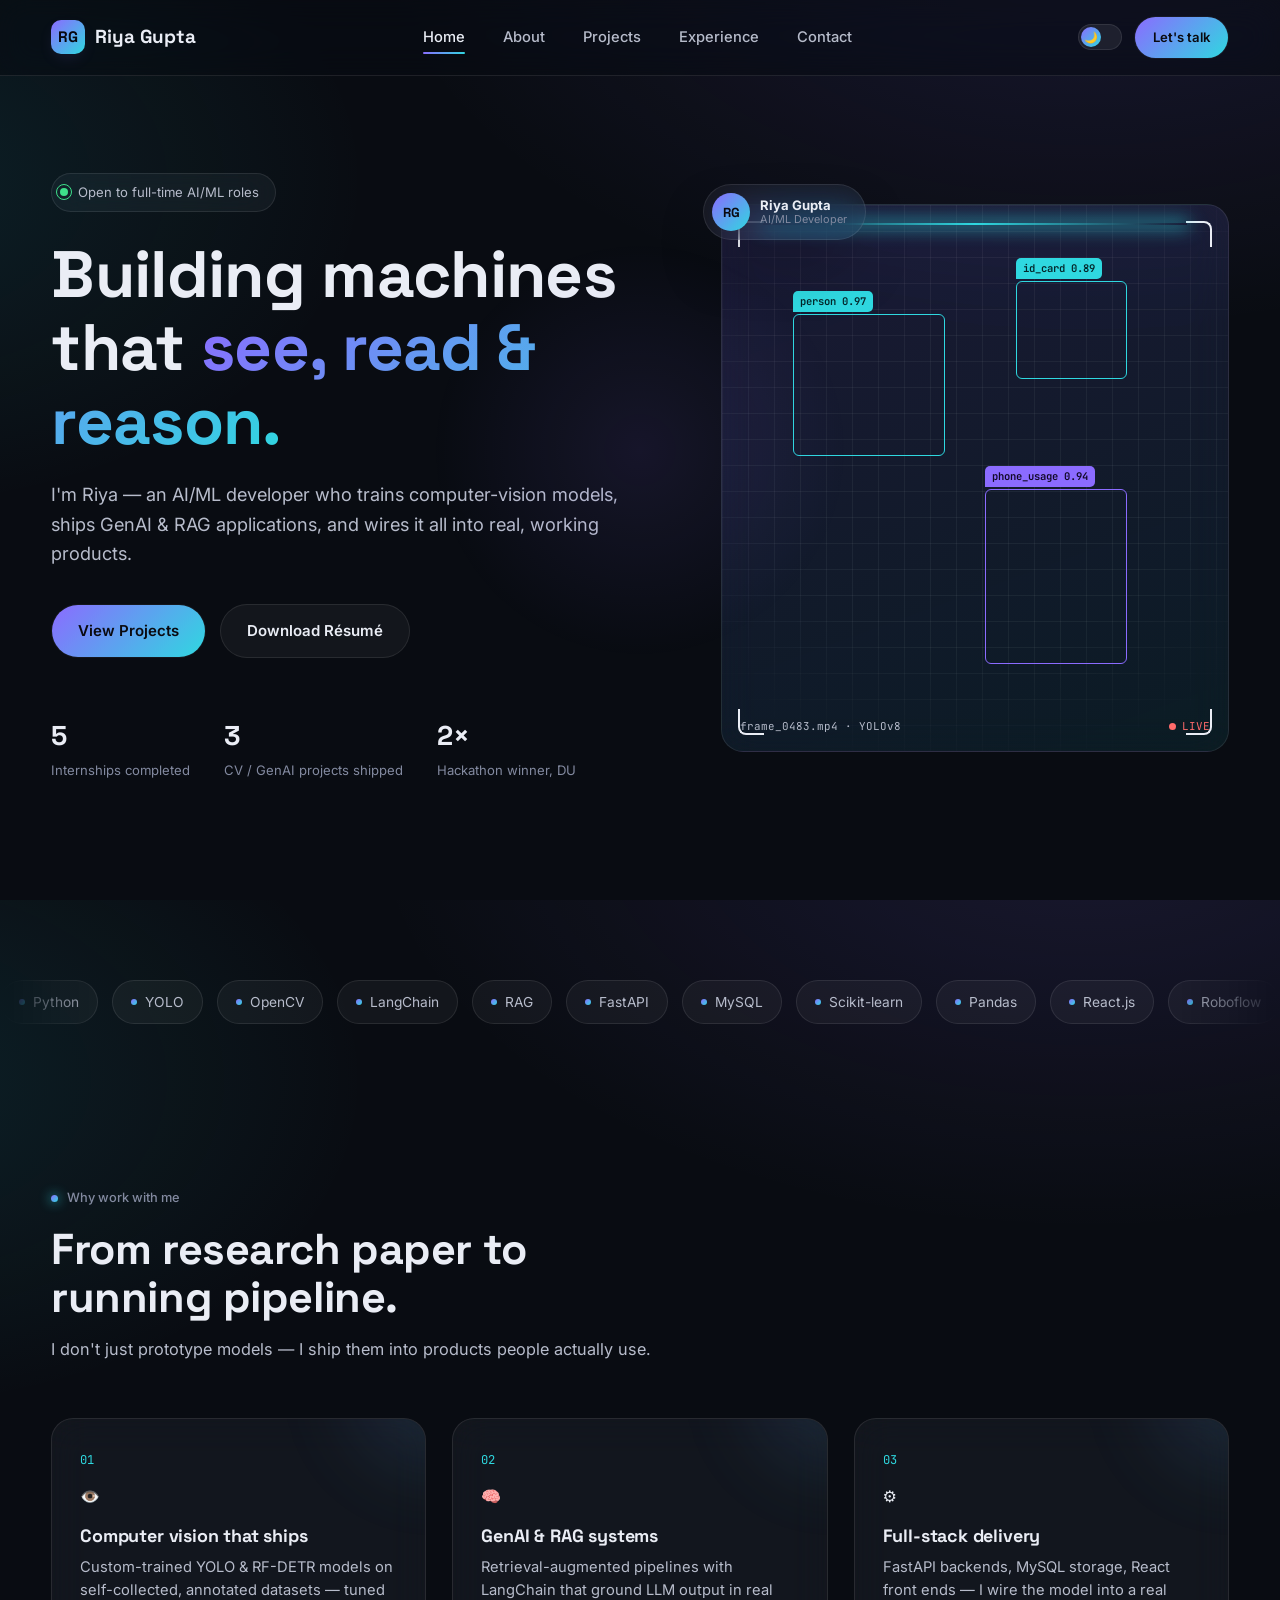
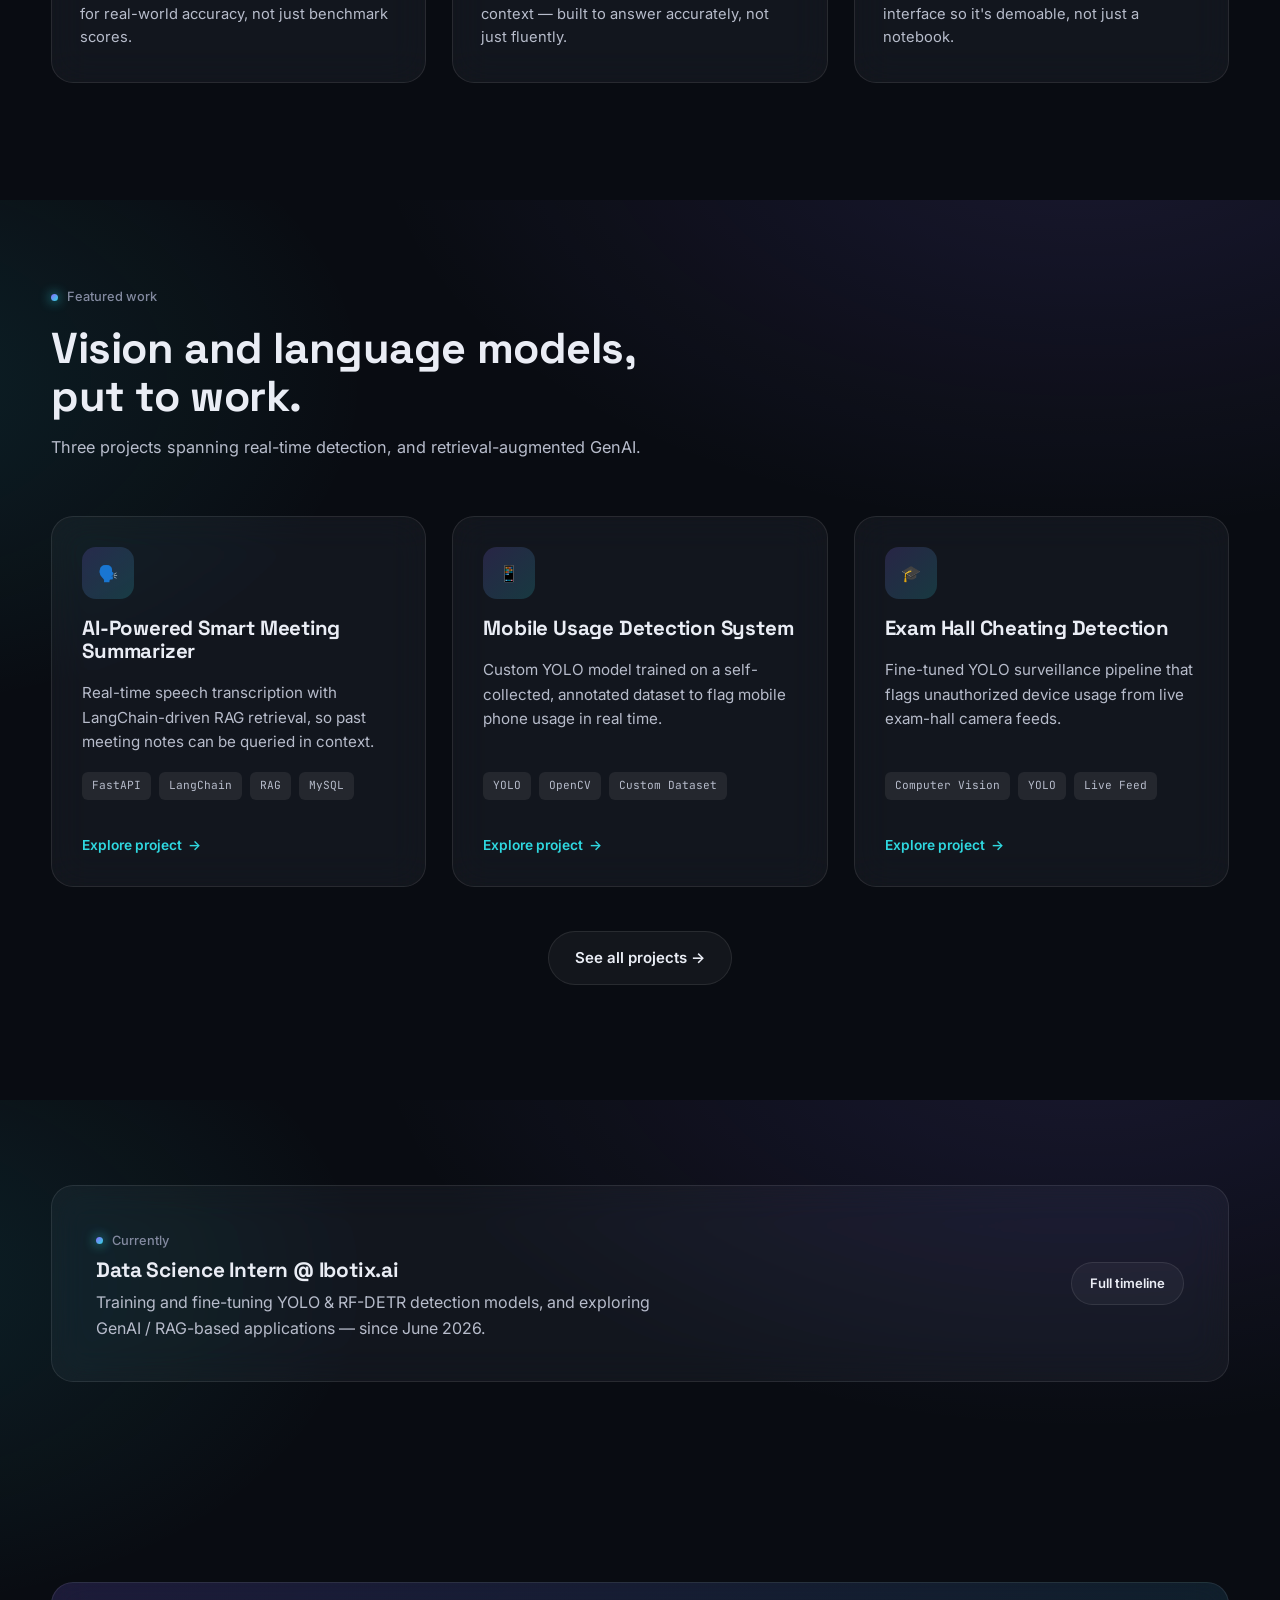
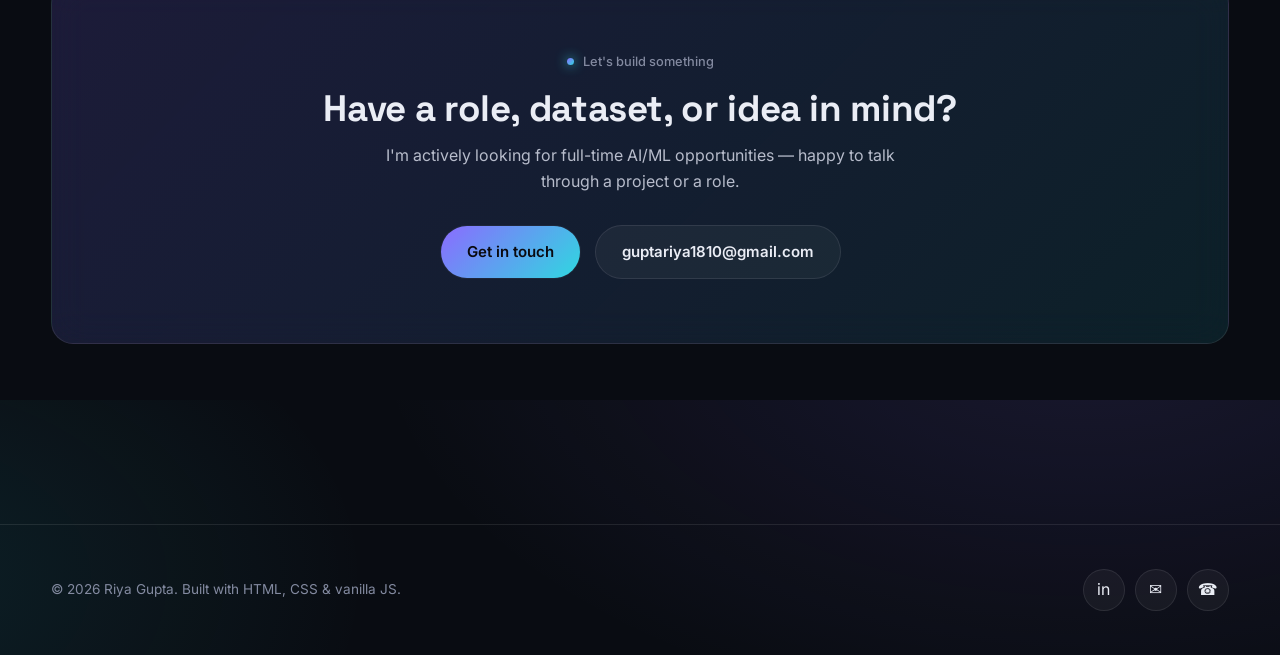
<file: index.html>
<!DOCTYPE html>
<html lang="en">
<head>
<meta charset="UTF-8">
<meta name="viewport" content="width=device-width, initial-scale=1.0">
<title>Riya Gupta — AI/ML Developer</title>
<meta name="description" content="Riya Gupta — AI/ML Developer specializing in computer vision, GenAI/LLM applications, and full-stack development.">

<!-- Social share previews (update the URL once your site is live) -->
<meta property="og:type" content="website">
<meta property="og:title" content="Riya Gupta — AI/ML Developer">
<meta property="og:description" content="Building machines that see, read & reason. Computer vision, GenAI/RAG applications, and full-stack delivery.">
<meta property="og:url" content="https://riyagupta.github.io/">
<meta property="og:image" content="https://riyagupta.github.io/assets/og-cover.png">
<meta name="twitter:card" content="summary_large_image">
<meta name="twitter:title" content="Riya Gupta — AI/ML Developer">
<meta name="twitter:description" content="Building machines that see, read & reason.">
<link rel="canonical" href="https://riyagupta.github.io/">

<link rel="icon" href="data:image/svg+xml,<svg xmlns=%22http://www.w3.org/2000/svg%22 viewBox=%220 0 100 100%22><text y=%22.9em%22 font-size=%2290%22>🤖</text></svg>">
<link rel="stylesheet" href="css/style.css">
</head>
<body>

<div class="loader"><div class="loader-mark"><span>R</span><span>G</span><span>_</span></div></div>

<nav class="nav">
  <div class="container">
    <a href="index.html" class="logo"><span class="dot">RG</span> Riya Gupta</a>
    <div class="nav-links">
      <a href="index.html">Home</a>
      <a href="about.html">About</a>
      <a href="projects.html">Projects</a>
      <a href="experience.html">Experience</a>
      <a href="contact.html">Contact</a>
    </div>
    <div class="nav-right">
      <button class="theme-toggle" aria-label="Toggle theme"><span class="knob">🌙</span></button>
      <a href="contact.html" class="btn primary sm"><span>Let's talk</span></a>
      <button class="hamburger" aria-label="Menu" aria-expanded="false"><span></span><span></span><span></span></button>
    </div>
  </div>
</nav>

<div class="mobile-menu">
  <a href="index.html">Home</a>
  <a href="about.html">About</a>
  <a href="projects.html">Projects</a>
  <a href="experience.html">Experience</a>
  <a href="contact.html">Contact</a>
</div>

<!-- ================= HERO ================= -->
<header class="hero">
  <div class="container hero-grid">
    <div>
      <div class="hero-kicker glass">
        <span class="pulse-dot"></span> Open to full-time AI/ML roles
      </div>
      <h1>Building machines that <span class="grad-text">see, read &amp;<br> reason.</span></h1>
      <p class="lead">I'm Riya — an AI/ML developer who trains computer-vision models, ships GenAI &amp; RAG applications, and wires it all into real, working products.</p>
      <div class="hero-actions">
        <a href="projects.html" class="btn primary"><span>View Projects</span></a>
        <a href="assets/Riya_Gupta_Resume.pdf" class="btn ghost" download><span>Download Résumé</span></a>
      </div>
      <div class="hero-stats">
        <div class="stat"><b>5</b><span>Internships completed</span></div>
        <div class="stat"><b>3</b><span>CV / GenAI projects shipped</span></div>
        <div class="stat"><b>2×</b><span>Hackathon winner, DU</span></div>
      </div>
    </div>

    <div class="vision-wrap">
      <div class="panel-id-badge glass">
        <span class="badge-avatar">RG</span>
        <div class="badge-text"><b>Riya Gupta</b><span>AI/ML Developer</span></div>
      </div>
      <div class="vision-panel glass">
        <div class="corner tl"></div><div class="corner tr"></div><div class="corner bl"></div><div class="corner br"></div>
        <div class="scan-line"></div>
        <div class="det-box db1"><span class="tag">person 0.97</span></div>
        <div class="det-box db2 violet"><span class="tag">phone_usage 0.94</span></div>
        <div class="det-box db3"><span class="tag">id_card 0.89</span></div>
        <div class="vision-caption">
          <span>frame_0483.mp4 · YOLOv8</span>
          <span class="rec"><i></i> LIVE</span>
        </div>
      </div>
    </div>
  </div>
</header>

<!-- ================= MARQUEE ================= -->
<section class="section-tight">
  <div class="marquee-wrap">
    <div class="marquee">
      <span class="chip glass"><i></i>Python</span>
      <span class="chip glass"><i></i>YOLO</span>
      <span class="chip glass"><i></i>OpenCV</span>
      <span class="chip glass"><i></i>LangChain</span>
      <span class="chip glass"><i></i>RAG</span>
      <span class="chip glass"><i></i>FastAPI</span>
      <span class="chip glass"><i></i>MySQL</span>
      <span class="chip glass"><i></i>Scikit-learn</span>
      <span class="chip glass"><i></i>Pandas</span>
      <span class="chip glass"><i></i>React.js</span>
      <span class="chip glass"><i></i>Roboflow</span>
      <span class="chip glass"><i></i>Git</span>
      <!-- duplicate for seamless loop -->
      <span class="chip glass"><i></i>Python</span>
      <span class="chip glass"><i></i>YOLO</span>
      <span class="chip glass"><i></i>OpenCV</span>
      <span class="chip glass"><i></i>LangChain</span>
      <span class="chip glass"><i></i>RAG</span>
      <span class="chip glass"><i></i>FastAPI</span>
      <span class="chip glass"><i></i>MySQL</span>
      <span class="chip glass"><i></i>Scikit-learn</span>
      <span class="chip glass"><i></i>Pandas</span>
      <span class="chip glass"><i></i>React.js</span>
      <span class="chip glass"><i></i>Roboflow</span>
      <span class="chip glass"><i></i>Git</span>
    </div>
  </div>
</section>

<!-- ================= WHY WORK WITH ME ================= -->
<section class="section-tight">
  <div class="container">
    <div class="section-head reveal">
      <div class="eyebrow">Why work with me</div>
      <h2>From research paper to running pipeline.</h2>
      <p>I don't just prototype models — I ship them into products people actually use.</p>
    </div>
    <div class="value-grid reveal-stagger">
      <div class="value-card glass">
        <span class="v-num">01</span>
        <div class="p-icon">👁️</div>
        <h3>Computer vision that ships</h3>
        <p>Custom-trained YOLO &amp; RF-DETR models on self-collected, annotated datasets — tuned for real-world accuracy, not just benchmark scores.</p>
      </div>
      <div class="value-card glass">
        <span class="v-num">02</span>
        <div class="p-icon">🧠</div>
        <h3>GenAI &amp; RAG systems</h3>
        <p>Retrieval-augmented pipelines with LangChain that ground LLM output in real context — built to answer accurately, not just fluently.</p>
      </div>
      <div class="value-card glass">
        <span class="v-num">03</span>
        <div class="p-icon">⚙️</div>
        <h3>Full-stack delivery</h3>
        <p>FastAPI backends, MySQL storage, React front ends — I wire the model into a real interface so it's demoable, not just a notebook.</p>
      </div>
    </div>
  </div>
</section>

<!-- ================= FEATURED WORK ================= -->
<section class="section">
  <div class="container">
    <div class="section-head reveal">
      <div class="eyebrow">Featured work</div>
      <h2>Vision and language models, put to work.</h2>
      <p>Three projects spanning real-time detection, and retrieval-augmented GenAI.</p>
    </div>

    <div class="project-grid reveal-stagger">
      <div class="project-card glass">
        <div class="p-icon">🗣️</div>
        <h3>AI-Powered Smart Meeting Summarizer</h3>
        <p>Real-time speech transcription with LangChain-driven RAG retrieval, so past meeting notes can be queried in context.</p>
        <div class="tag-row">
          <span class="tag">FastAPI</span><span class="tag">LangChain</span><span class="tag">RAG</span><span class="tag">MySQL</span>
        </div>
        <a href="projects.html" class="card-link"><span>Explore project</span> →</a>
      </div>
      <div class="project-card glass">
        <div class="p-icon">📱</div>
        <h3>Mobile Usage Detection System</h3>
        <p>Custom YOLO model trained on a self-collected, annotated dataset to flag mobile phone usage in real time.</p>
        <div class="tag-row">
          <span class="tag">YOLO</span><span class="tag">OpenCV</span><span class="tag">Custom Dataset</span>
        </div>
        <a href="projects.html" class="card-link"><span>Explore project</span> →</a>
      </div>
      <div class="project-card glass">
        <div class="p-icon">🎓</div>
        <h3>Exam Hall Cheating Detection</h3>
        <p>Fine-tuned YOLO surveillance pipeline that flags unauthorized device usage from live exam-hall camera feeds.</p>
        <div class="tag-row">
          <span class="tag">Computer Vision</span><span class="tag">YOLO</span><span class="tag">Live Feed</span>
        </div>
        <a href="projects.html" class="card-link"><span>Explore project</span> →</a>
      </div>
    </div>

    <div style="margin-top:44px; text-align:center;" class="reveal">
      <a href="projects.html" class="btn ghost"><span>See all projects →</span></a>
    </div>
  </div>
</section>

<!-- ================= CURRENT ROLE STRIP ================= -->
<section class="section-tight">
  <div class="container">
    <div class="glass reveal" style="padding:40px 44px; display:flex; justify-content:space-between; align-items:center; gap:24px; flex-wrap:wrap;">
      <div>
        <div class="eyebrow" style="margin-bottom:8px;">Currently</div>
        <h3 style="font-size:1.3rem;">Data Science Intern @ Ibotix.ai</h3>
        <p style="color:var(--text-dim); margin-top:8px; max-width:60ch;">Training and fine-tuning YOLO &amp; RF-DETR detection models, and exploring GenAI / RAG-based applications — since June 2026.</p>
      </div>
      <a href="experience.html" class="btn ghost sm"><span>Full timeline</span></a>
    </div>
  </div>
</section>

<!-- ================= CTA ================= -->
<section class="section">
  <div class="container">
    <div class="cta-banner glass reveal">
      <div class="eyebrow" style="justify-content:center;">Let's build something</div>
      <h2>Have a role, dataset, or idea in mind?</h2>
      <p>I'm actively looking for full-time AI/ML opportunities — happy to talk through a project or a role.</p>
      <div class="cta-actions">
        <a href="contact.html" class="btn primary"><span>Get in touch</span></a>
        <a href="mailto:guptariya1810@gmail.com" class="btn ghost"><span>guptariya1810@gmail.com</span></a>
      </div>
    </div>
  </div>
</section>

<footer>
  <div class="container footer-row">
    <span class="muted">© <span class="year"></span> Riya Gupta. Built with HTML, CSS &amp; vanilla JS.</span>
    <div class="footer-social">
      <a class="icon-btn" href="https://linkedin.com" target="_blank" rel="noopener" aria-label="LinkedIn">in</a>
      <a class="icon-btn" href="mailto:guptariya1810@gmail.com" aria-label="Email">✉</a>
      <a class="icon-btn" href="tel:+918295331810" aria-label="Phone">☎</a>
    </div>
  </div>
</footer>

<button class="to-top" aria-label="Back to top">↑</button>
<script src="js/main.js"></script>
</body>
</html>
</file>
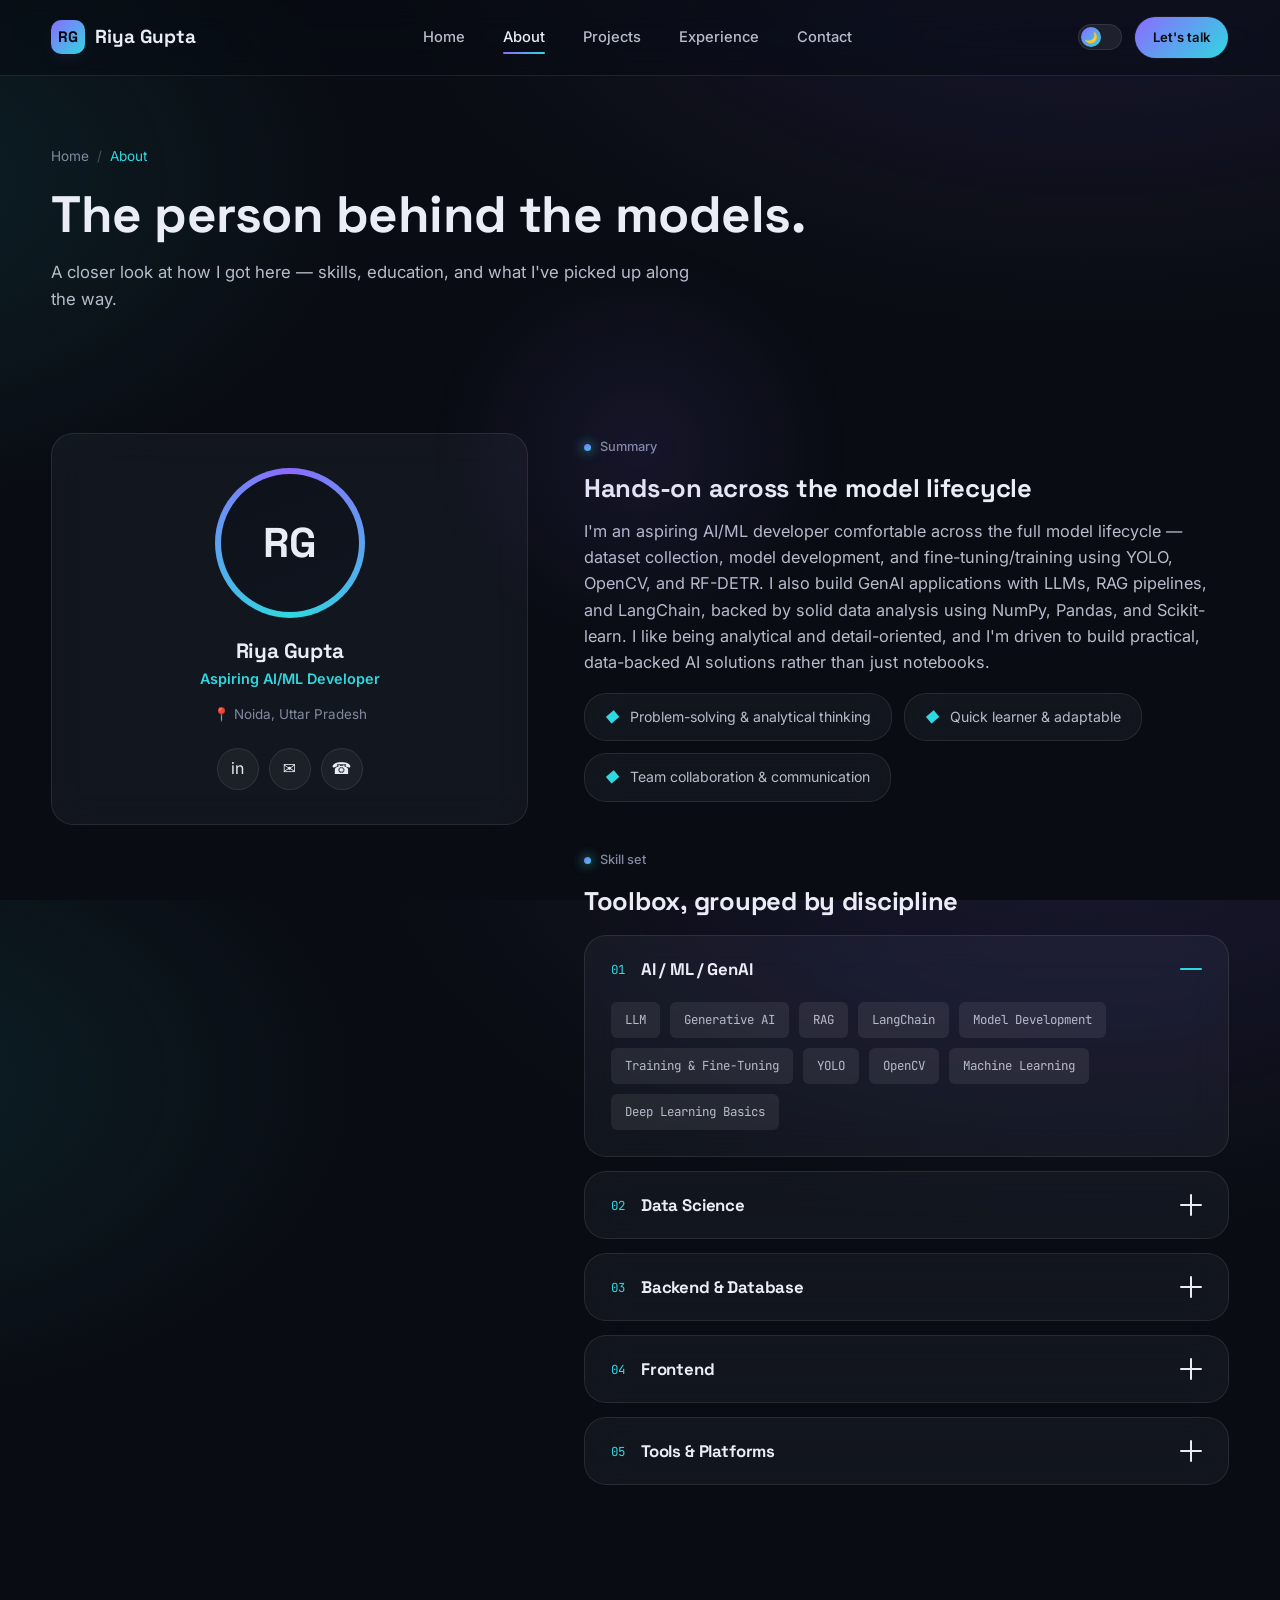
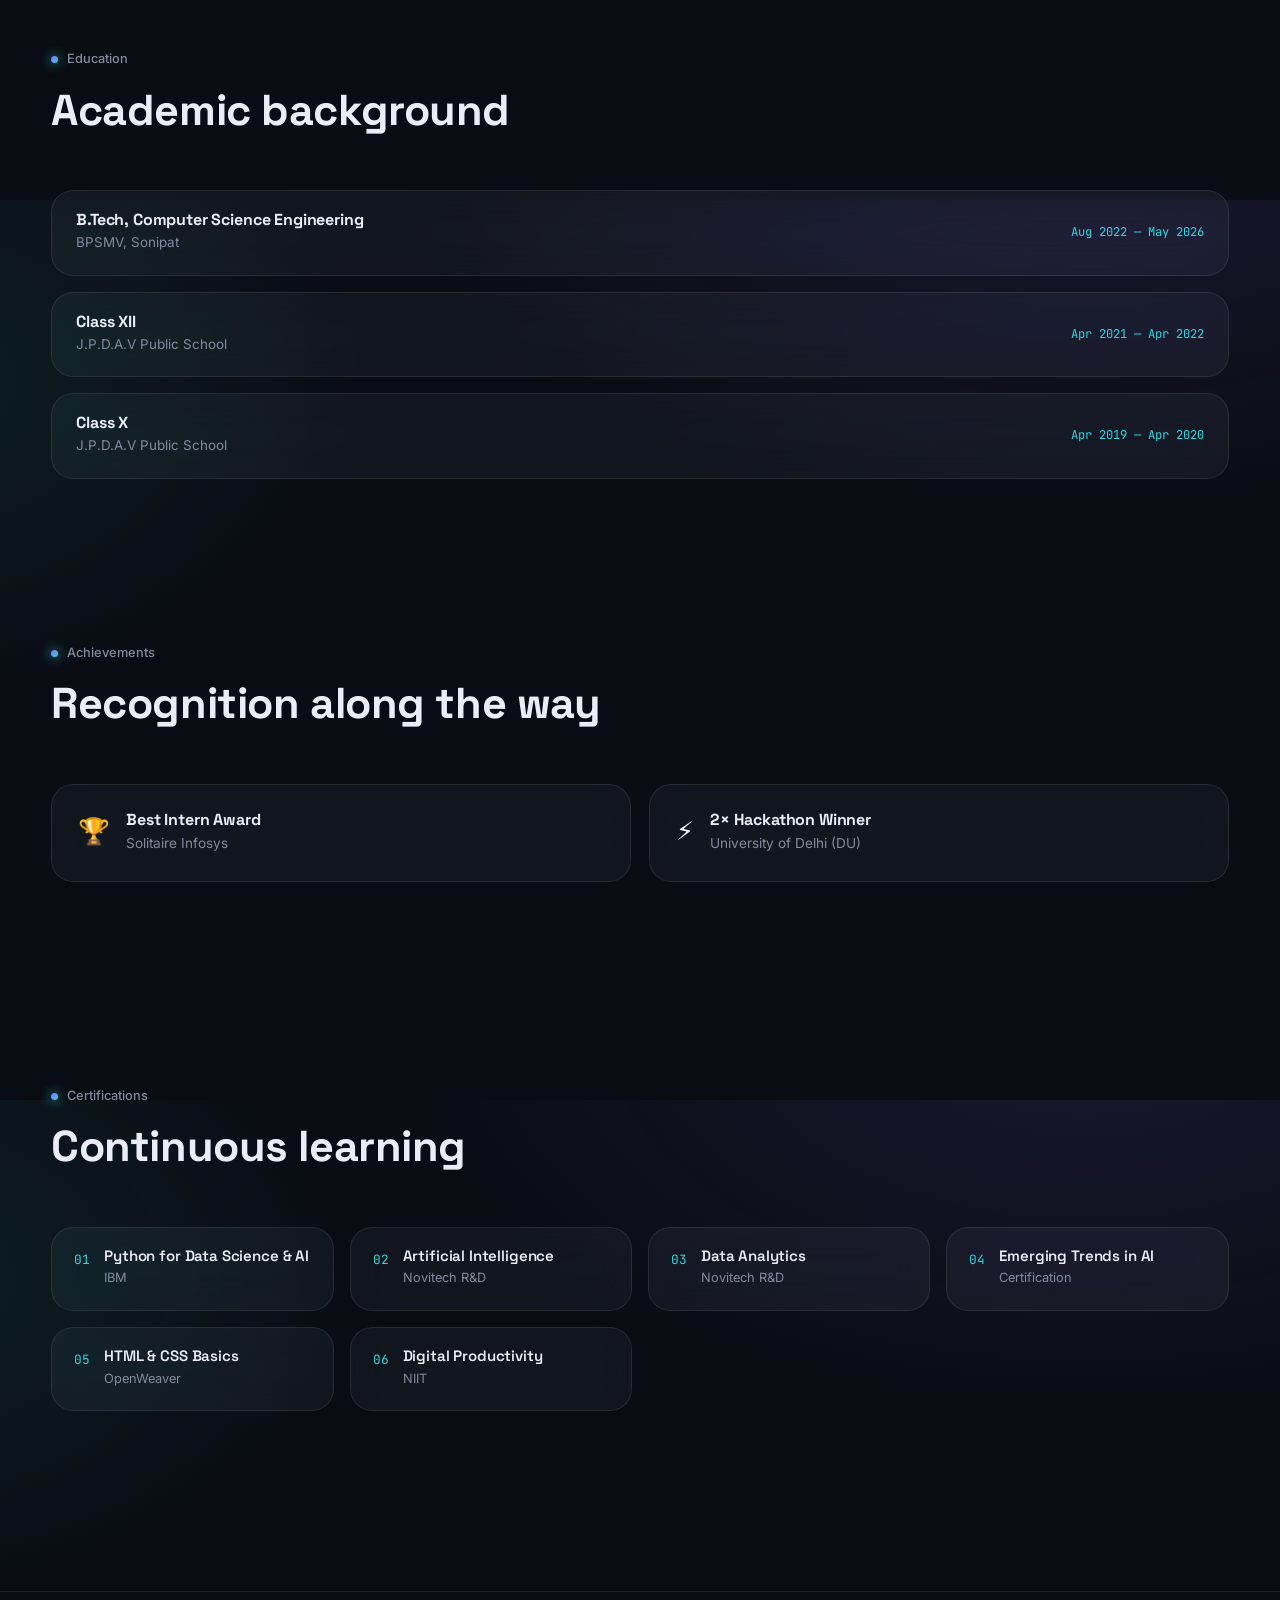
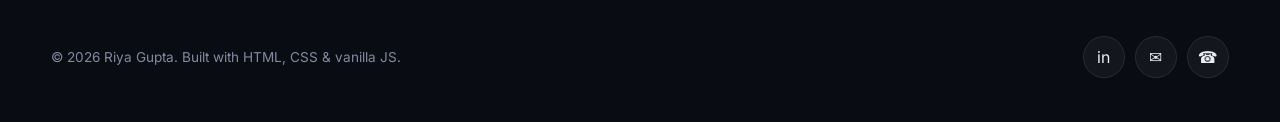
<file: about.html>
<!DOCTYPE html>
<html lang="en">
<head>
<meta charset="UTF-8">
<meta name="viewport" content="width=device-width, initial-scale=1.0">
<title>About — Riya Gupta</title>
<link rel="icon" href="data:image/svg+xml,<svg xmlns=%22http://www.w3.org/2000/svg%22 viewBox=%220 0 100 100%22><text y=%22.9em%22 font-size=%2290%22>🤖</text></svg>">
<link rel="stylesheet" href="css/style.css">
</head>
<body>

<div class="loader"><div class="loader-mark"><span>R</span><span>G</span><span>_</span></div></div>

<nav class="nav">
  <div class="container">
    <a href="index.html" class="logo"><span class="dot">RG</span> Riya Gupta</a>
    <div class="nav-links">
      <a href="index.html">Home</a>
      <a href="about.html">About</a>
      <a href="projects.html">Projects</a>
      <a href="experience.html">Experience</a>
      <a href="contact.html">Contact</a>
    </div>
    <div class="nav-right">
      <button class="theme-toggle" aria-label="Toggle theme"><span class="knob">🌙</span></button>
      <a href="contact.html" class="btn primary sm"><span>Let's talk</span></a>
      <button class="hamburger" aria-label="Menu" aria-expanded="false"><span></span><span></span><span></span></button>
    </div>
  </div>
</nav>

<div class="mobile-menu">
  <a href="index.html">Home</a>
  <a href="about.html">About</a>
  <a href="projects.html">Projects</a>
  <a href="experience.html">Experience</a>
  <a href="contact.html">Contact</a>
</div>

<header class="page-hero container">
  <div class="crumb"><a href="index.html">Home</a><span class="sep">/</span><span class="current">About</span></div>
  <h1>The person behind the models.</h1>
  <p>A closer look at how I got here — skills, education, and what I've picked up along the way.</p>
</header>

<section class="section-tight">
  <div class="container about-grid">

    <div class="avatar-card glass reveal">
      <div class="avatar-ring"><div class="avatar-inner">RG</div></div>
      <h3>Riya Gupta</h3>
      <div class="role">Aspiring AI/ML Developer</div>
      <p class="loc">📍 Noida, Uttar Pradesh</p>
      <div class="social">
        <a class="icon-btn" href="https://linkedin.com" target="_blank" rel="noopener" aria-label="LinkedIn">in</a>
        <a class="icon-btn" href="mailto:guptariya1810@gmail.com" aria-label="Email">✉</a>
        <a class="icon-btn" href="tel:+918295331810" aria-label="Phone">☎</a>
      </div>
    </div>

    <div>
      <div class="reveal" style="margin-bottom:44px;">
        <div class="eyebrow">Summary</div>
        <h2 style="font-size:1.6rem; margin-bottom:16px;">Hands-on across the model lifecycle</h2>
        <p style="color:var(--text-dim); font-size:1.02rem;">
          I'm an aspiring AI/ML developer comfortable across the full model lifecycle — dataset collection, model
          development, and fine-tuning/training using YOLO, OpenCV, and RF-DETR. I also build GenAI applications
          with LLMs, RAG pipelines, and LangChain, backed by solid data analysis using NumPy, Pandas, and
          Scikit-learn. I like being analytical and detail-oriented, and I'm driven to build practical,
          data-backed AI solutions rather than just notebooks.
        </p>
        <div class="strength-row">
          <span class="strength-pill glass"><i>◆</i> Problem-solving &amp; analytical thinking</span>
          <span class="strength-pill glass"><i>◆</i> Quick learner &amp; adaptable</span>
          <span class="strength-pill glass"><i>◆</i> Team collaboration &amp; communication</span>
        </div>
      </div>

      <div class="reveal">
        <div class="eyebrow">Skill set</div>
        <h2 style="font-size:1.6rem; margin-bottom:20px;">Toolbox, grouped by discipline</h2>

        <div class="accordion">
          <div class="acc-item glass">
            <button class="acc-trigger">
              <span class="left"><span class="num">01</span><h3>AI / ML / GenAI</h3></span>
              <span class="plus"></span>
            </button>
            <div class="acc-panel">
              <div class="acc-panel-inner">
                <span class="tag">LLM</span><span class="tag">Generative AI</span><span class="tag">RAG</span>
                <span class="tag">LangChain</span><span class="tag">Model Development</span>
                <span class="tag">Training &amp; Fine-Tuning</span><span class="tag">YOLO</span>
                <span class="tag">OpenCV</span><span class="tag">Machine Learning</span><span class="tag">Deep Learning Basics</span>
              </div>
            </div>
          </div>

          <div class="acc-item glass">
            <button class="acc-trigger">
              <span class="left"><span class="num">02</span><h3>Data Science</h3></span>
              <span class="plus"></span>
            </button>
            <div class="acc-panel">
              <div class="acc-panel-inner">
                <span class="tag">NumPy</span><span class="tag">Pandas</span><span class="tag">Matplotlib</span>
                <span class="tag">Seaborn</span><span class="tag">Scikit-learn</span><span class="tag">Data Visualization</span>
                <span class="tag">Data Analysis</span>
              </div>
            </div>
          </div>

          <div class="acc-item glass">
            <button class="acc-trigger">
              <span class="left"><span class="num">03</span><h3>Backend &amp; Database</h3></span>
              <span class="plus"></span>
            </button>
            <div class="acc-panel">
              <div class="acc-panel-inner">
                <span class="tag">Python</span><span class="tag">FastAPI</span><span class="tag">MySQL</span>
                <span class="tag">SQL</span><span class="tag">Database Management</span><span class="tag">CRUD Operations</span>
              </div>
            </div>
          </div>

          <div class="acc-item glass">
            <button class="acc-trigger">
              <span class="left"><span class="num">04</span><h3>Frontend</h3></span>
              <span class="plus"></span>
            </button>
            <div class="acc-panel">
              <div class="acc-panel-inner">
                <span class="tag">HTML5</span><span class="tag">CSS3</span><span class="tag">JavaScript</span>
                <span class="tag">React.js</span><span class="tag">Tailwind CSS</span><span class="tag">Bootstrap</span>
              </div>
            </div>
          </div>

          <div class="acc-item glass">
            <button class="acc-trigger">
              <span class="left"><span class="num">05</span><h3>Tools &amp; Platforms</h3></span>
              <span class="plus"></span>
            </button>
            <div class="acc-panel">
              <div class="acc-panel-inner">
                <span class="tag">Git</span><span class="tag">GitHub</span><span class="tag">VS Code</span>
                <span class="tag">Jupyter Notebook</span><span class="tag">Roboflow</span>
              </div>
            </div>
          </div>
        </div>
      </div>
    </div>
  </div>
</section>

<!-- ================= EDUCATION ================= -->
<section class="section-tight">
  <div class="container">
    <div class="section-head reveal">
      <div class="eyebrow">Education</div>
      <h2>Academic background</h2>
    </div>
    <div class="edu-list reveal-stagger">
      <div class="edu-row glass">
        <div><h4>B.Tech, Computer Science Engineering</h4><span class="sub">BPSMV, Sonipat</span></div>
        <span class="dates">Aug 2022 — May 2026</span>
      </div>
      <div class="edu-row glass">
        <div><h4>Class XII</h4><span class="sub">J.P.D.A.V Public School</span></div>
        <span class="dates">Apr 2021 — Apr 2022</span>
      </div>
      <div class="edu-row glass">
        <div><h4>Class X</h4><span class="sub">J.P.D.A.V Public School</span></div>
        <span class="dates">Apr 2019 — Apr 2020</span>
      </div>
    </div>
  </div>
</section>

<!-- ================= ACHIEVEMENTS ================= -->
<section class="section-tight">
  <div class="container">
    <div class="section-head reveal">
      <div class="eyebrow">Achievements</div>
      <h2>Recognition along the way</h2>
    </div>
    <div class="achieve-row reveal-stagger">
      <div class="achieve-card glass">
        <div class="ic">🏆</div>
        <div><h4>Best Intern Award</h4><p>Solitaire Infosys</p></div>
      </div>
      <div class="achieve-card glass">
        <div class="ic">⚡</div>
        <div><h4>2× Hackathon Winner</h4><p>University of Delhi (DU)</p></div>
      </div>
    </div>
  </div>
</section>

<!-- ================= CERTIFICATIONS ================= -->
<section class="section">
  <div class="container">
    <div class="section-head reveal">
      <div class="eyebrow">Certifications</div>
      <h2>Continuous learning</h2>
    </div>
    <div class="cert-grid reveal-stagger">
      <div class="cert-card glass"><span class="n">01</span><div><h4>Python for Data Science &amp; AI</h4><span>IBM</span></div></div>
      <div class="cert-card glass"><span class="n">02</span><div><h4>Artificial Intelligence</h4><span>Novitech R&amp;D</span></div></div>
      <div class="cert-card glass"><span class="n">03</span><div><h4>Data Analytics</h4><span>Novitech R&amp;D</span></div></div>
      <div class="cert-card glass"><span class="n">04</span><div><h4>Emerging Trends in AI</h4><span>Certification</span></div></div>
      <div class="cert-card glass"><span class="n">05</span><div><h4>HTML &amp; CSS Basics</h4><span>OpenWeaver</span></div></div>
      <div class="cert-card glass"><span class="n">06</span><div><h4>Digital Productivity</h4><span>NIIT</span></div></div>
    </div>
  </div>
</section>

<footer>
  <div class="container footer-row">
    <span class="muted">© <span class="year"></span> Riya Gupta. Built with HTML, CSS &amp; vanilla JS.</span>
    <div class="footer-social">
      <a class="icon-btn" href="https://linkedin.com" target="_blank" rel="noopener" aria-label="LinkedIn">in</a>
      <a class="icon-btn" href="mailto:guptariya1810@gmail.com" aria-label="Email">✉</a>
      <a class="icon-btn" href="tel:+918295331810" aria-label="Phone">☎</a>
    </div>
  </div>
</footer>

<button class="to-top" aria-label="Back to top">↑</button>
<script src="js/main.js"></script>
</body>
</html>
</file>
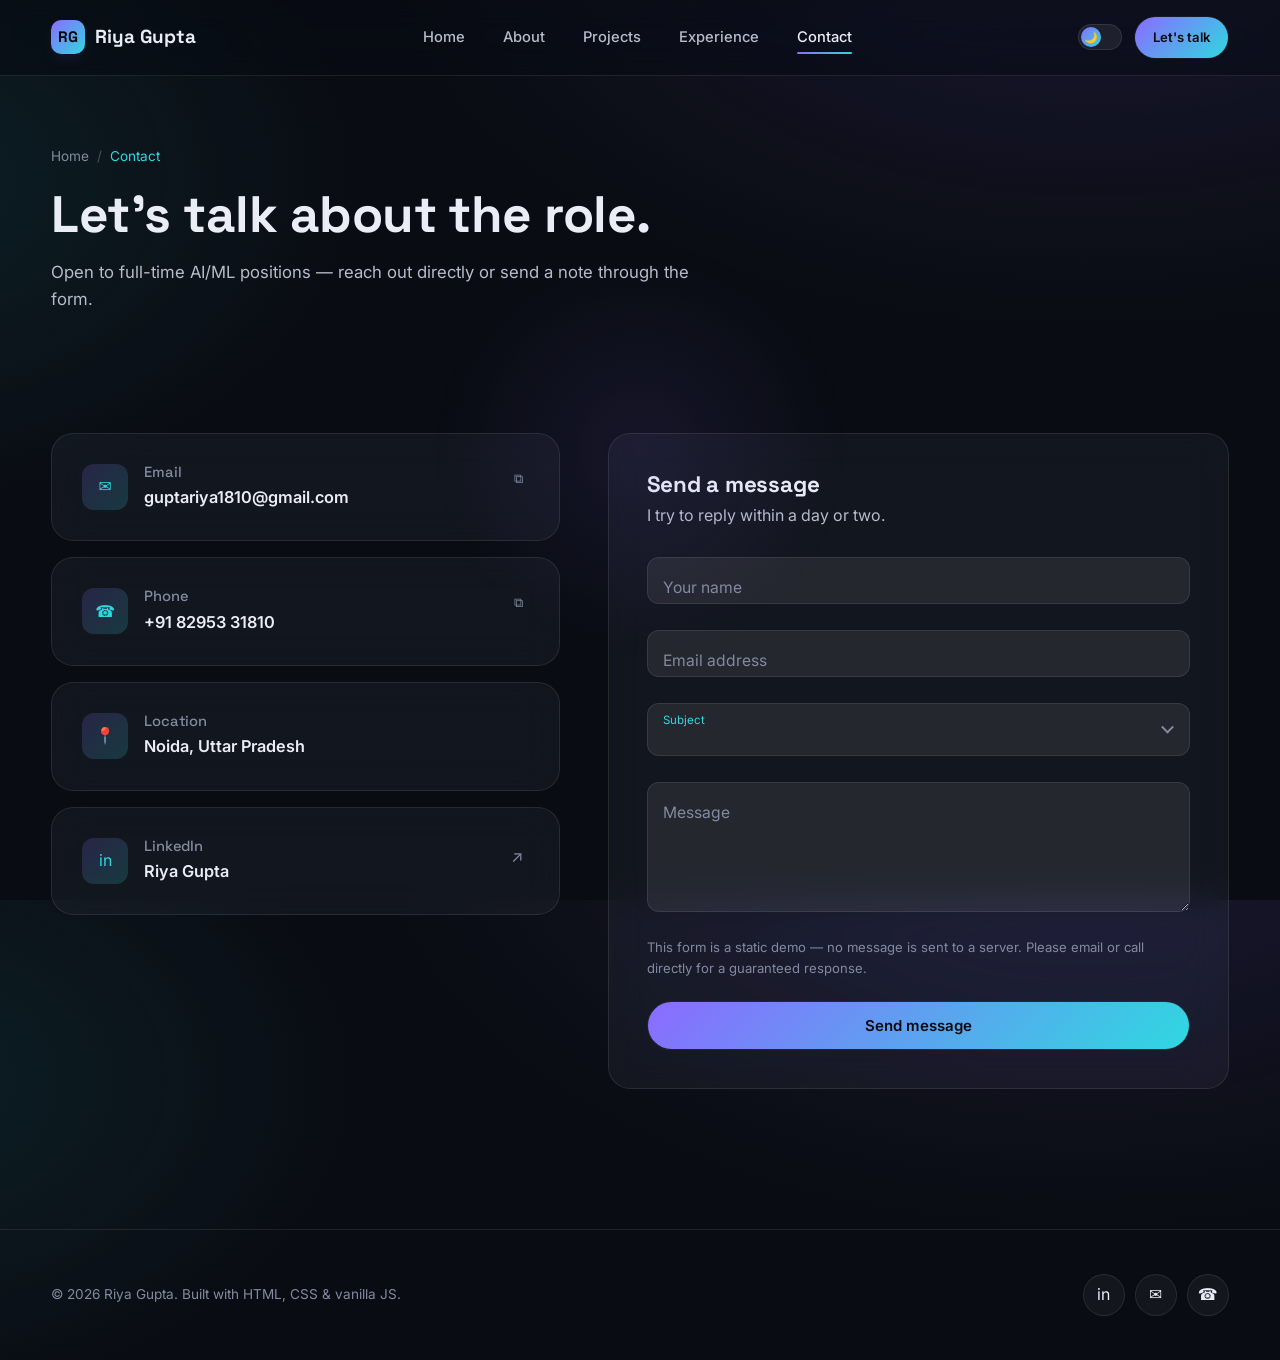
<file: contact.html>
<!DOCTYPE html>
<html lang="en">
<head>
<meta charset="UTF-8">
<meta name="viewport" content="width=device-width, initial-scale=1.0">
<title>Contact — Riya Gupta</title>
<link rel="icon" href="data:image/svg+xml,<svg xmlns=%22http://www.w3.org/2000/svg%22 viewBox=%220 0 100 100%22><text y=%22.9em%22 font-size=%2290%22>🤖</text></svg>">
<link rel="stylesheet" href="css/style.css">
</head>
<body>

<div class="loader"><div class="loader-mark"><span>R</span><span>G</span><span>_</span></div></div>

<nav class="nav">
  <div class="container">
    <a href="index.html" class="logo"><span class="dot">RG</span> Riya Gupta</a>
    <div class="nav-links">
      <a href="index.html">Home</a>
      <a href="about.html">About</a>
      <a href="projects.html">Projects</a>
      <a href="experience.html">Experience</a>
      <a href="contact.html">Contact</a>
    </div>
    <div class="nav-right">
      <button class="theme-toggle" aria-label="Toggle theme"><span class="knob">🌙</span></button>
      <a href="contact.html" class="btn primary sm"><span>Let's talk</span></a>
      <button class="hamburger" aria-label="Menu" aria-expanded="false"><span></span><span></span><span></span></button>
    </div>
  </div>
</nav>

<div class="mobile-menu">
  <a href="index.html">Home</a>
  <a href="about.html">About</a>
  <a href="projects.html">Projects</a>
  <a href="experience.html">Experience</a>
  <a href="contact.html">Contact</a>
</div>

<header class="page-hero container">
  <div class="crumb"><a href="index.html">Home</a><span class="sep">/</span><span class="current">Contact</span></div>
  <h1>Let's talk about the role.</h1>
  <p>Open to full-time AI/ML positions — reach out directly or send a note through the form.</p>
</header>

<section class="section-tight">
  <div class="container contact-grid">

    <div class="reveal-stagger">
      <div class="contact-info-card glass">
        <div class="ic">✉</div>
        <div><h4>Email</h4><p>guptariya1810@gmail.com</p></div>
        <button class="copy-btn" data-copy="guptariya1810@gmail.com" aria-label="Copy email">⧉</button>
      </div>
      <div class="contact-info-card glass">
        <div class="ic">☎</div>
        <div><h4>Phone</h4><p>+91 82953 31810</p></div>
        <button class="copy-btn" data-copy="+918295331810" aria-label="Copy phone">⧉</button>
      </div>
      <div class="contact-info-card glass">
        <div class="ic">📍</div>
        <div><h4>Location</h4><p>Noida, Uttar Pradesh</p></div>
      </div>
      <div class="contact-info-card glass">
        <div class="ic">in</div>
        <div><h4>LinkedIn</h4><p>Riya Gupta</p></div>
        <a class="copy-btn" href="https://linkedin.com" target="_blank" rel="noopener" aria-label="Open LinkedIn">↗</a>
      </div>
    </div>

    <div class="form-card glass reveal">
      <h2 style="font-size:1.4rem; margin-bottom:6px;">Send a message</h2>
      <p style="color:var(--text-dim); margin-bottom:28px;">I try to reply within a day or two.</p>

      <form id="contact-form">
        <div class="field">
          <input type="text" id="name" placeholder=" " required>
          <label for="name">Your name</label>
        </div>
        <div class="field">
          <input type="email" id="email" placeholder=" " required>
          <label for="email">Email address</label>
        </div>
        <div class="field select-wrap">
          <select id="subject" required>
            <option value="" disabled selected hidden> </option>
            <option>Full-time opportunity</option>
            <option>Internship</option>
            <option>Project collaboration</option>
            <option>Other</option>
          </select>
          <label for="subject" style="top:8px; font-size:.72rem; color:var(--cyan);">Subject</label>
        </div>
        <div class="field">
          <textarea id="message" placeholder=" " required></textarea>
          <label for="message">Message</label>
        </div>
        <p class="form-note">This form is a static demo — no message is sent to a server. Please email or call directly for a guaranteed response.</p>
        <button type="submit" class="btn primary" style="width:100%;"><span>Send message</span></button>
        <div class="form-status">✓ Thanks! This is a demo form — please reach out via email for a real response.</div>
      </form>
    </div>
  </div>
</section>

<footer>
  <div class="container footer-row">
    <span class="muted">© <span class="year"></span> Riya Gupta. Built with HTML, CSS &amp; vanilla JS.</span>
    <div class="footer-social">
      <a class="icon-btn" href="https://linkedin.com" target="_blank" rel="noopener" aria-label="LinkedIn">in</a>
      <a class="icon-btn" href="mailto:guptariya1810@gmail.com" aria-label="Email">✉</a>
      <a class="icon-btn" href="tel:+918295331810" aria-label="Phone">☎</a>
    </div>
  </div>
</footer>

<button class="to-top" aria-label="Back to top">↑</button>
<script src="js/main.js"></script>
</body>
</html>
</file>
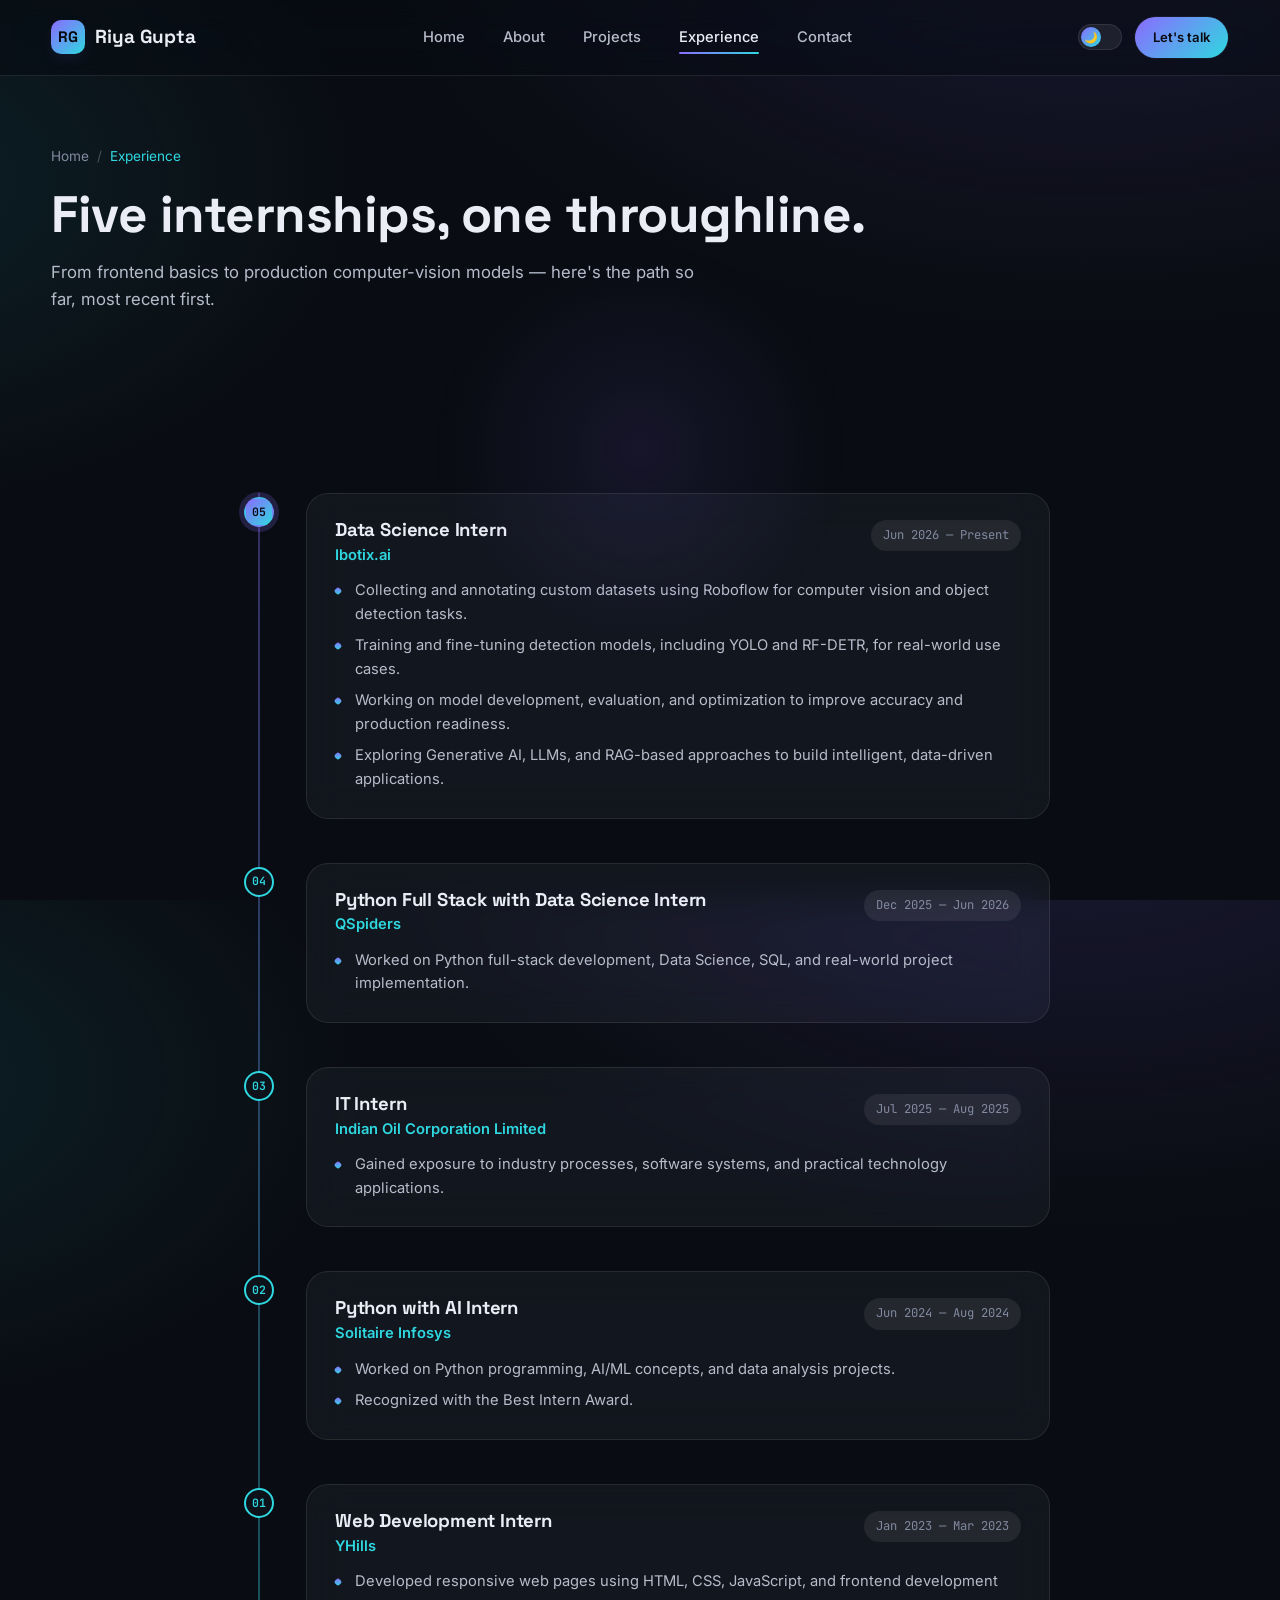
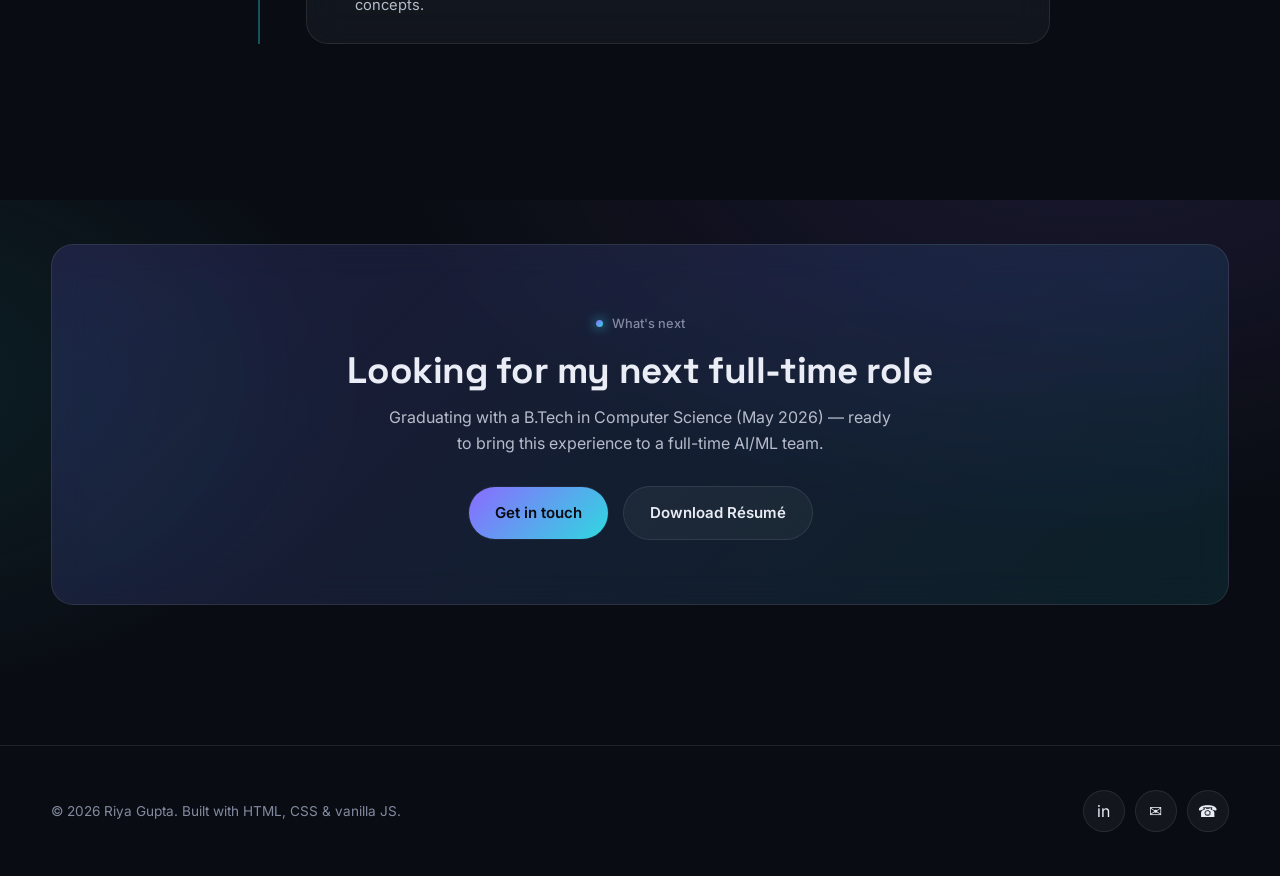
<file: experience.html>
<!DOCTYPE html>
<html lang="en">
<head>
<meta charset="UTF-8">
<meta name="viewport" content="width=device-width, initial-scale=1.0">
<title>Experience — Riya Gupta</title>
<link rel="icon" href="data:image/svg+xml,<svg xmlns=%22http://www.w3.org/2000/svg%22 viewBox=%220 0 100 100%22><text y=%22.9em%22 font-size=%2290%22>🤖</text></svg>">
<link rel="stylesheet" href="css/style.css">
</head>
<body>

<div class="loader"><div class="loader-mark"><span>R</span><span>G</span><span>_</span></div></div>

<nav class="nav">
  <div class="container">
    <a href="index.html" class="logo"><span class="dot">RG</span> Riya Gupta</a>
    <div class="nav-links">
      <a href="index.html">Home</a>
      <a href="about.html">About</a>
      <a href="projects.html">Projects</a>
      <a href="experience.html">Experience</a>
      <a href="contact.html">Contact</a>
    </div>
    <div class="nav-right">
      <button class="theme-toggle" aria-label="Toggle theme"><span class="knob">🌙</span></button>
      <a href="contact.html" class="btn primary sm"><span>Let's talk</span></a>
      <button class="hamburger" aria-label="Menu" aria-expanded="false"><span></span><span></span><span></span></button>
    </div>
  </div>
</nav>

<div class="mobile-menu">
  <a href="index.html">Home</a>
  <a href="about.html">About</a>
  <a href="projects.html">Projects</a>
  <a href="experience.html">Experience</a>
  <a href="contact.html">Contact</a>
</div>

<header class="page-hero container">
  <div class="crumb"><a href="index.html">Home</a><span class="sep">/</span><span class="current">Experience</span></div>
  <h1>Five internships, one throughline.</h1>
  <p>From frontend basics to production computer-vision models — here's the path so far, most recent first.</p>
</header>

<section class="section">
  <div class="container" style="max-width:820px;">
    <div class="timeline reveal-stagger">

      <div class="tl-item current">
        <div class="tl-dot">05</div>
        <div class="tl-card glass">
          <div class="tl-head">
            <div>
              <h3>Data Science Intern</h3>
              <span class="role-co">Ibotix.ai</span>
            </div>
            <span class="dates">Jun 2026 — Present</span>
          </div>
          <ul>
            <li>Collecting and annotating custom datasets using Roboflow for computer vision and object detection tasks.</li>
            <li>Training and fine-tuning detection models, including YOLO and RF-DETR, for real-world use cases.</li>
            <li>Working on model development, evaluation, and optimization to improve accuracy and production readiness.</li>
            <li>Exploring Generative AI, LLMs, and RAG-based approaches to build intelligent, data-driven applications.</li>
          </ul>
        </div>
      </div>

      <div class="tl-item">
        <div class="tl-dot">04</div>
        <div class="tl-card glass">
          <div class="tl-head">
            <div>
              <h3>Python Full Stack with Data Science Intern</h3>
              <span class="role-co">QSpiders</span>
            </div>
            <span class="dates">Dec 2025 — Jun 2026</span>
          </div>
          <ul>
            <li>Worked on Python full-stack development, Data Science, SQL, and real-world project implementation.</li>
          </ul>
        </div>
      </div>

      <div class="tl-item">
        <div class="tl-dot">03</div>
        <div class="tl-card glass">
          <div class="tl-head">
            <div>
              <h3>IT Intern</h3>
              <span class="role-co">Indian Oil Corporation Limited</span>
            </div>
            <span class="dates">Jul 2025 — Aug 2025</span>
          </div>
          <ul>
            <li>Gained exposure to industry processes, software systems, and practical technology applications.</li>
          </ul>
        </div>
      </div>

      <div class="tl-item">
        <div class="tl-dot">02</div>
        <div class="tl-card glass">
          <div class="tl-head">
            <div>
              <h3>Python with AI Intern</h3>
              <span class="role-co">Solitaire Infosys</span>
            </div>
            <span class="dates">Jun 2024 — Aug 2024</span>
          </div>
          <ul>
            <li>Worked on Python programming, AI/ML concepts, and data analysis projects.</li>
            <li>Recognized with the Best Intern Award.</li>
          </ul>
        </div>
      </div>

      <div class="tl-item">
        <div class="tl-dot">01</div>
        <div class="tl-card glass">
          <div class="tl-head">
            <div>
              <h3>Web Development Intern</h3>
              <span class="role-co">YHills</span>
            </div>
            <span class="dates">Jan 2023 — Mar 2023</span>
          </div>
          <ul>
            <li>Developed responsive web pages using HTML, CSS, JavaScript, and frontend development concepts.</li>
          </ul>
        </div>
      </div>

    </div>
  </div>
</section>

<section class="section-tight">
  <div class="container">
    <div class="cta-banner glass reveal">
      <div class="eyebrow" style="justify-content:center;">What's next</div>
      <h2>Looking for my next full-time role</h2>
      <p>Graduating with a B.Tech in Computer Science (May 2026) — ready to bring this experience to a full-time AI/ML team.</p>
      <div class="cta-actions">
        <a href="contact.html" class="btn primary"><span>Get in touch</span></a>
        <a href="assets/Riya_Gupta_Resume.pdf" class="btn ghost" download><span>Download Résumé</span></a>
      </div>
    </div>
  </div>
</section>

<footer>
  <div class="container footer-row">
    <span class="muted">© <span class="year"></span> Riya Gupta. Built with HTML, CSS &amp; vanilla JS.</span>
    <div class="footer-social">
      <a class="icon-btn" href="https://linkedin.com" target="_blank" rel="noopener" aria-label="LinkedIn">in</a>
      <a class="icon-btn" href="mailto:guptariya1810@gmail.com" aria-label="Email">✉</a>
      <a class="icon-btn" href="tel:+918295331810" aria-label="Phone">☎</a>
    </div>
  </div>
</footer>

<button class="to-top" aria-label="Back to top">↑</button>
<script src="js/main.js"></script>
</body>
</html>
</file>
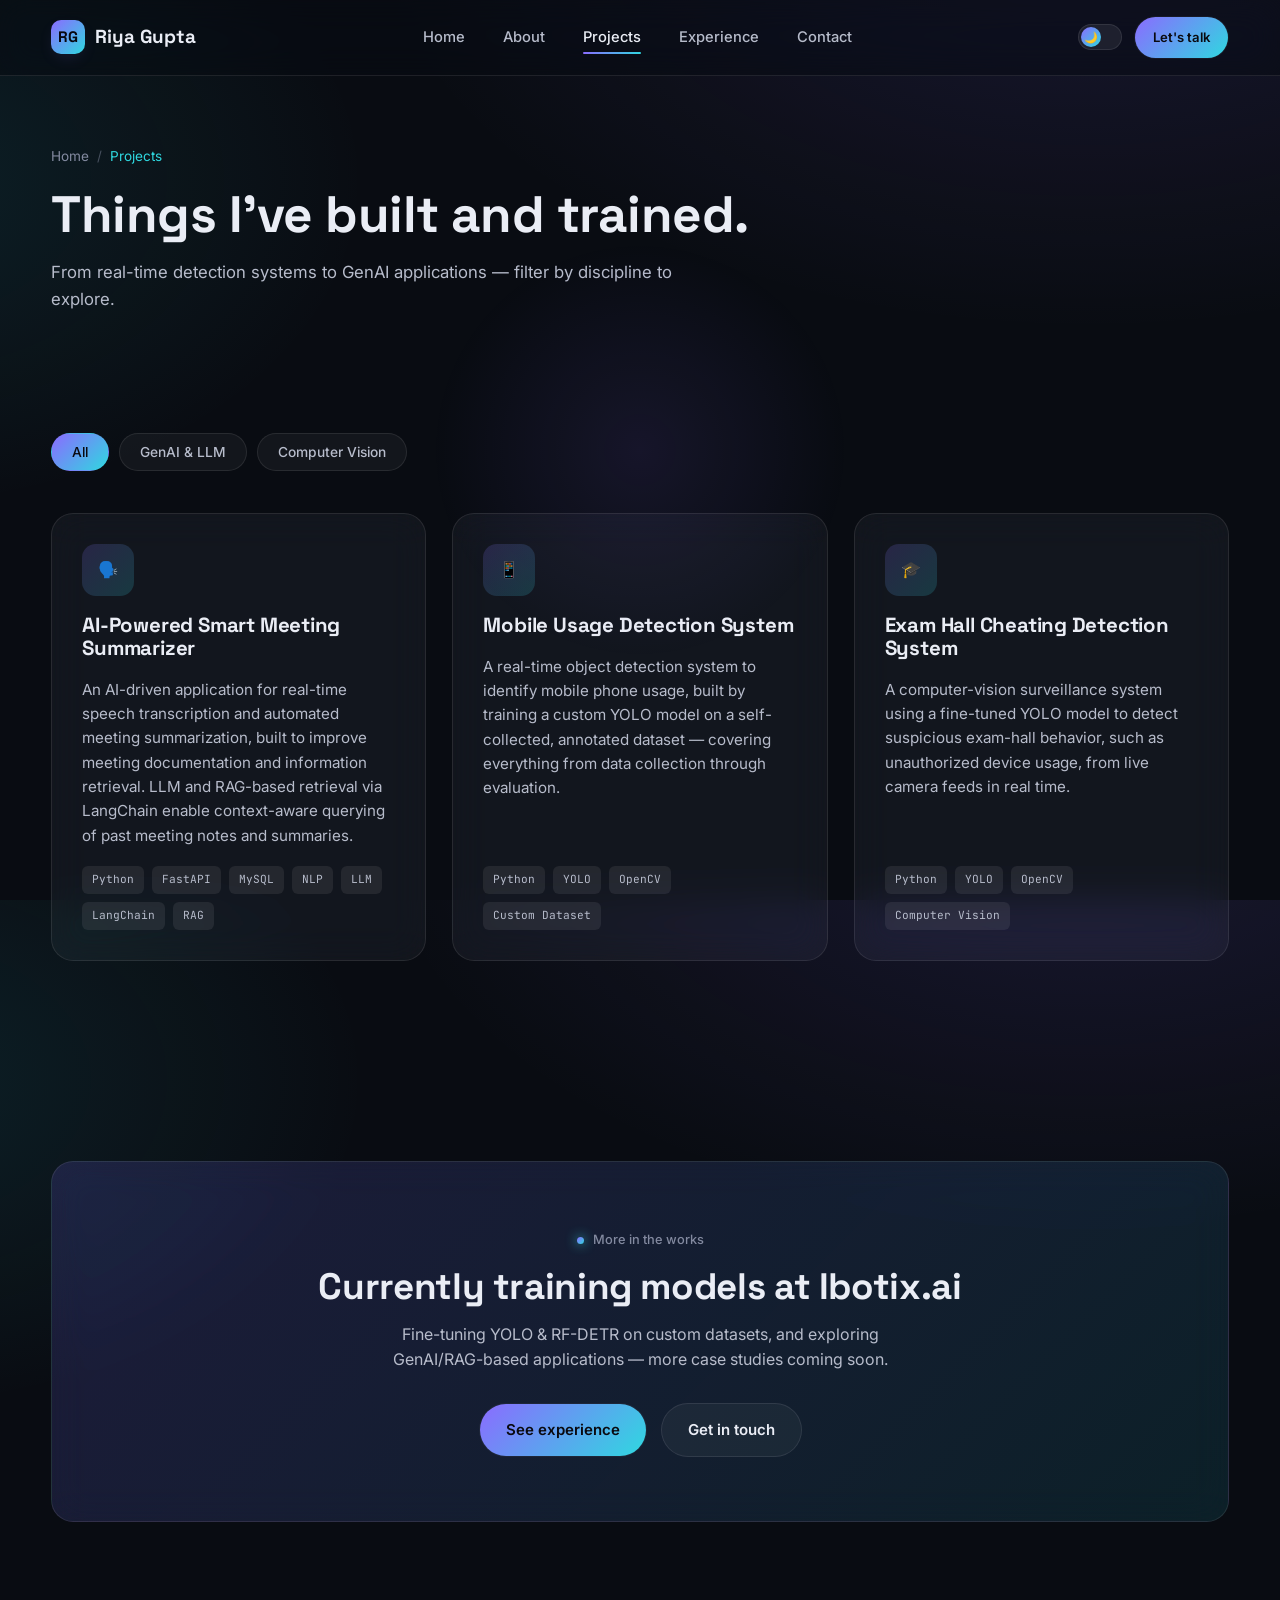
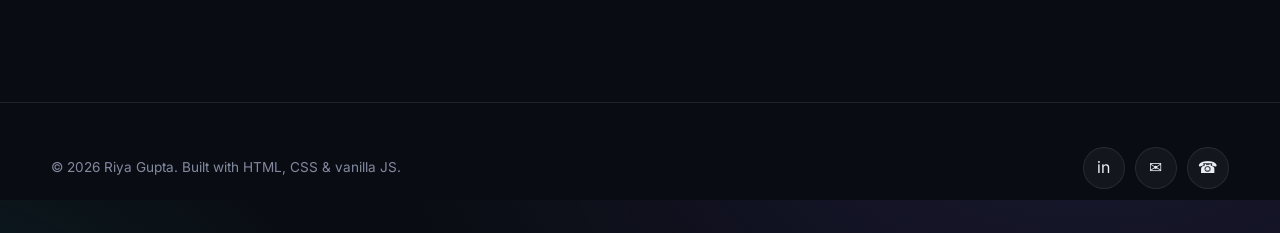
<file: projects.html>
<!DOCTYPE html>
<html lang="en">
<head>
<meta charset="UTF-8">
<meta name="viewport" content="width=device-width, initial-scale=1.0">
<title>Projects — Riya Gupta</title>
<link rel="icon" href="data:image/svg+xml,<svg xmlns=%22http://www.w3.org/2000/svg%22 viewBox=%220 0 100 100%22><text y=%22.9em%22 font-size=%2290%22>🤖</text></svg>">
<link rel="stylesheet" href="css/style.css">
</head>
<body>

<div class="loader"><div class="loader-mark"><span>R</span><span>G</span><span>_</span></div></div>

<nav class="nav">
  <div class="container">
    <a href="index.html" class="logo"><span class="dot">RG</span> Riya Gupta</a>
    <div class="nav-links">
      <a href="index.html">Home</a>
      <a href="about.html">About</a>
      <a href="projects.html">Projects</a>
      <a href="experience.html">Experience</a>
      <a href="contact.html">Contact</a>
    </div>
    <div class="nav-right">
      <button class="theme-toggle" aria-label="Toggle theme"><span class="knob">🌙</span></button>
      <a href="contact.html" class="btn primary sm"><span>Let's talk</span></a>
      <button class="hamburger" aria-label="Menu" aria-expanded="false"><span></span><span></span><span></span></button>
    </div>
  </div>
</nav>

<div class="mobile-menu">
  <a href="index.html">Home</a>
  <a href="about.html">About</a>
  <a href="projects.html">Projects</a>
  <a href="experience.html">Experience</a>
  <a href="contact.html">Contact</a>
</div>

<header class="page-hero container">
  <div class="crumb"><a href="index.html">Home</a><span class="sep">/</span><span class="current">Projects</span></div>
  <h1>Things I've built and trained.</h1>
  <p>From real-time detection systems to GenAI applications — filter by discipline to explore.</p>
</header>

<section class="section-tight">
  <div class="container">
    <div class="filter-row reveal">
      <button class="filter-btn active" data-filter="all">All</button>
      <button class="filter-btn" data-filter="genai">GenAI &amp; LLM</button>
      <button class="filter-btn" data-filter="cv">Computer Vision</button>
    </div>

    <div class="project-grid reveal-stagger">

      <div class="project-card glass" data-category="genai">
        <div class="p-icon">🗣️</div>
        <h3>AI-Powered Smart Meeting Summarizer</h3>
        <p>An AI-driven application for real-time speech transcription and automated meeting summarization,
          built to improve meeting documentation and information retrieval. LLM and RAG-based retrieval via
          LangChain enable context-aware querying of past meeting notes and summaries.</p>
        <div class="tag-row">
          <span class="tag">Python</span><span class="tag">FastAPI</span><span class="tag">MySQL</span>
          <span class="tag">NLP</span><span class="tag">LLM</span><span class="tag">LangChain</span><span class="tag">RAG</span>
        </div>
      </div>

      <div class="project-card glass" data-category="cv">
        <div class="p-icon">📱</div>
        <h3>Mobile Usage Detection System</h3>
        <p>A real-time object detection system to identify mobile phone usage, built by training a custom
          YOLO model on a self-collected, annotated dataset — covering everything from data collection
          through evaluation.</p>
        <div class="tag-row">
          <span class="tag">Python</span><span class="tag">YOLO</span><span class="tag">OpenCV</span><span class="tag">Custom Dataset</span>
        </div>
      </div>

      <div class="project-card glass" data-category="cv">
        <div class="p-icon">🎓</div>
        <h3>Exam Hall Cheating Detection System</h3>
        <p>A computer-vision surveillance system using a fine-tuned YOLO model to detect suspicious
          exam-hall behavior, such as unauthorized device usage, from live camera feeds in real time.</p>
        <div class="tag-row">
          <span class="tag">Python</span><span class="tag">YOLO</span><span class="tag">OpenCV</span><span class="tag">Computer Vision</span>
        </div>
      </div>

    </div>
  </div>
</section>

<section class="section">
  <div class="container">
    <div class="cta-banner glass reveal">
      <div class="eyebrow" style="justify-content:center;">More in the works</div>
      <h2>Currently training models at Ibotix.ai</h2>
      <p>Fine-tuning YOLO &amp; RF-DETR on custom datasets, and exploring GenAI/RAG-based applications — more case studies coming soon.</p>
      <div class="cta-actions">
        <a href="experience.html" class="btn primary"><span>See experience</span></a>
        <a href="contact.html" class="btn ghost"><span>Get in touch</span></a>
      </div>
    </div>
  </div>
</section>

<footer>
  <div class="container footer-row">
    <span class="muted">© <span class="year"></span> Riya Gupta. Built with HTML, CSS &amp; vanilla JS.</span>
    <div class="footer-social">
      <a class="icon-btn" href="https://linkedin.com" target="_blank" rel="noopener" aria-label="LinkedIn">in</a>
      <a class="icon-btn" href="mailto:guptariya1810@gmail.com" aria-label="Email">✉</a>
      <a class="icon-btn" href="tel:+918295331810" aria-label="Phone">☎</a>
    </div>
  </div>
</footer>

<button class="to-top" aria-label="Back to top">↑</button>
<script src="js/main.js"></script>
</body>
</html>
</file>
<file: css/style.css>
/* ============================================================
   RIYA GUPTA — PORTFOLIO
   Design system: dark "vision-lab" theme with glass surfaces
   Fonts: Space Grotesk (display) / Inter (body)
   ============================================================ */

@import url('https://fonts.googleapis.com/css2?family=Space+Grotesk:wght@400;500;600;700&family=Inter:wght@400;500;600;700;800&family=JetBrains+Mono:wght@400;500&display=swap');

:root{
  --bg:            #090c12;
  --bg-soft:       #0d111a;
  --bg-alt:        #10151f;
  --panel:         rgba(255,255,255,0.045);
  --panel-strong:  rgba(255,255,255,0.075);
  --panel-border:  rgba(255,255,255,0.09);
  --text:          #eaedf5;
  --text-dim:      #b7bccb;
  --muted:         #838aa0;
  --violet:        #8b6bff;
  --violet-soft:   #8b6bff33;
  --cyan:          #2fd8e0;
  --cyan-soft:     #2fd8e033;
  --amber:         #ffb454;
  --danger:        #ff6b81;
  --grad:          linear-gradient(135deg, var(--violet), var(--cyan));
  --grad-soft:     linear-gradient(135deg, rgba(139,107,255,.18), rgba(47,216,224,.18));
  --shadow-lg:     0 30px 60px -20px rgba(0,0,0,.55);
  --shadow-sm:     0 10px 24px -12px rgba(0,0,0,.45);
  --radius-lg:     22px;
  --radius-md:     14px;
  --radius-sm:     9px;
  --ease:          cubic-bezier(.22,1,.36,1);
  --ease-spring:   cubic-bezier(.34,1.56,.64,1);
  --nav-h:         76px;
  color-scheme: dark;
}

[data-theme="light"]{
  --bg:            #eef0f6;
  --bg-soft:       #f6f7fb;
  --bg-alt:        #ffffff;
  --panel:         rgba(10,14,30,0.045);
  --panel-strong:  rgba(10,14,30,0.07);
  --panel-border:  rgba(10,14,30,0.09);
  --text:          #12141d;
  --text-dim:      #454a5c;
  --muted:         #6b7086;
  --shadow-lg:     0 30px 60px -25px rgba(20,25,50,.25);
  --shadow-sm:     0 10px 24px -14px rgba(20,25,50,.2);
  color-scheme: light;
}

*,*::before,*::after{ box-sizing: border-box; }
html{ scroll-behavior:smooth; }
html,body{ height:100%; }

body{
  margin:0;
  background: radial-gradient(1200px 700px at 85% -10%, rgba(139,107,255,.13), transparent 60%),
              radial-gradient(900px 600px at -10% 20%, rgba(47,216,224,.10), transparent 55%),
              var(--bg);
  color: var(--text);
  font-family:'Inter', system-ui, sans-serif;
  font-size:16px;
  line-height:1.6;
  -webkit-font-smoothing: antialiased;
  transition: background-color .5s var(--ease), color .5s var(--ease);
  overflow-x:hidden;
}

::selection{ background: var(--violet); color:#fff; }

::-webkit-scrollbar{ width:10px; height:10px; }
::-webkit-scrollbar-track{ background: transparent; }
::-webkit-scrollbar-thumb{ background: linear-gradient(var(--violet), var(--cyan)); border-radius:10px; border:2px solid var(--bg); }

a{ color:inherit; text-decoration:none; }
img{ max-width:100%; display:block; }
button{ font-family:inherit; cursor:pointer; }
ul{ margin:0; padding:0; list-style:none; }

.font-display{ font-family:'Space Grotesk', 'Inter', sans-serif; }
.mono{ font-family:'JetBrains Mono', monospace; }

h1,h2,h3,h4{ font-family:'Space Grotesk', sans-serif; margin:0; letter-spacing:-0.01em; line-height:1.12; }
p{ margin:0; }

.container{ width:min(1180px, 92vw); margin-inline:auto; }
.section{ padding:120px 0; position:relative; }
.section-tight{ padding:80px 0; }

.eyebrow{
  display:inline-flex; align-items:center; gap:9px;
  font-size:.8rem; color:var(--muted); font-weight:500;
  margin-bottom:16px;
}
.eyebrow::before{
  content:''; width:7px; height:7px; border-radius:50%;
  background: var(--grad); box-shadow:0 0 12px var(--cyan);
}

.section-head{ max-width:640px; margin-bottom:56px; }
.section-head h2{ font-size:clamp(1.9rem, 3.4vw, 2.7rem); }
.section-head p{ color:var(--text-dim); margin-top:14px; font-size:1.02rem; }

/* ---------- glass ---------- */
.glass{
  background: var(--panel);
  border:1px solid var(--panel-border);
  backdrop-filter: blur(18px) saturate(140%);
  -webkit-backdrop-filter: blur(18px) saturate(140%);
  border-radius: var(--radius-lg);
}

/* ---------- buttons ---------- */
.btn{
  position:relative;
  display:inline-flex; align-items:center; justify-content:center; gap:10px;
  padding:14px 26px;
  border-radius:100px;
  border:1px solid var(--panel-border);
  font-weight:600; font-size:.94rem;
  color:var(--text);
  background: var(--panel);
  overflow:hidden;
  isolation:isolate;
  transition: transform .45s var(--ease-spring), border-color .35s var(--ease), box-shadow .35s var(--ease);
}
.btn::before{
  content:''; position:absolute; inset:0; z-index:-1;
  background: var(--grad); opacity:0;
  transition: opacity .4s var(--ease);
}
.btn span{ position:relative; }
.btn:hover{ transform: translateY(-3px); border-color: transparent; box-shadow: var(--shadow-sm); }
.btn.primary{ color:#0a0a10; border-color:transparent; }
.btn.primary::before{ opacity:1; }
.btn.primary:hover{ transform: translateY(-3px) scale(1.02); box-shadow: 0 18px 40px -14px var(--violet-soft); }
.btn.ghost:hover::before{ opacity:1; }
.btn.ghost:hover{ color:#0a0a10; }
.btn.sm{ padding:10px 18px; font-size:.82rem; }
.btn:active{ transform: translateY(0) scale(.98); }
.btn:focus-visible, a:focus-visible, button:focus-visible, input:focus-visible, textarea:focus-visible{
  outline:2px solid var(--cyan); outline-offset:3px;
}

/* ripple */
.ripple{ position:absolute; border-radius:50%; transform:scale(0); animation: ripple .65s var(--ease) forwards; background: rgba(255,255,255,.5); pointer-events:none; }
[data-theme="light"] .ripple{ background: rgba(10,10,20,.25); }
@keyframes ripple{ to{ transform:scale(2.6); opacity:0; } }

/* ============================================================
   NAV
   ============================================================ */
.nav{
  position:fixed; top:0; left:0; right:0; z-index:1000;
  height: var(--nav-h);
  display:flex; align-items:center;
  background: rgba(9,12,18,.55);
  border-bottom:1px solid var(--panel-border);
  backdrop-filter: blur(16px) saturate(140%);
  -webkit-backdrop-filter: blur(16px) saturate(140%);
  transition: background-color .5s var(--ease);
}
[data-theme="light"] .nav{ background: rgba(238,240,246,.65); }

.nav .container{ display:flex; align-items:center; justify-content:space-between; }

.logo{ display:flex; align-items:center; gap:10px; font-family:'Space Grotesk',sans-serif; font-weight:700; font-size:1.18rem; }
.logo .dot{
  width:34px; height:34px; border-radius:10px;
  background: var(--grad); display:flex; align-items:center; justify-content:center;
  color:#080810; font-weight:700; font-size:.95rem;
  box-shadow: 0 6px 18px -6px var(--violet-soft);
}

.nav-links{ display:flex; align-items:center; gap:6px; }
.nav-links a{
  position:relative; padding:10px 16px; border-radius:100px;
  font-size:.92rem; font-weight:500; color:var(--text-dim);
  transition: color .3s var(--ease);
}
.nav-links a:hover{ color:var(--text); }
.nav-links a.active{ color:var(--text); }
.nav-links a.active::after{
  content:''; position:absolute; left:16px; right:16px; bottom:5px; height:2px;
  background: var(--grad); border-radius:2px;
}

.nav-right{ display:flex; align-items:center; gap:12px; }

/* theme toggle */
.theme-toggle{
  --size:44px;
  width:var(--size); height:26px; border-radius:100px;
  background: var(--panel-strong); border:1px solid var(--panel-border);
  position:relative; padding:0; flex:none;
  transition: background .3s var(--ease);
}
.theme-toggle .knob{
  position:absolute; top:2px; left:2px; width:20px; height:20px; border-radius:50%;
  background: var(--grad); transition: transform .45s var(--ease-spring);
  display:flex; align-items:center; justify-content:center; font-size:11px;
}
[data-theme="light"] .theme-toggle .knob{ transform: translateX(18px); }

/* hamburger */
.hamburger{
  display:none; flex-direction:column; gap:5px; background:none; border:none; padding:8px;
}
.hamburger span{ width:22px; height:2px; background:var(--text); border-radius:2px; transition: transform .35s var(--ease), opacity .35s var(--ease); }
.hamburger.open span:nth-child(1){ transform: translateY(7px) rotate(45deg); }
.hamburger.open span:nth-child(2){ opacity:0; }
.hamburger.open span:nth-child(3){ transform: translateY(-7px) rotate(-45deg); }

.mobile-menu{
  position:fixed; top:var(--nav-h); left:0; right:0; z-index:999;
  background: var(--bg-soft); border-bottom:1px solid var(--panel-border);
  display:flex; flex-direction:column; padding:10px 6vw 26px;
  max-height:0; overflow:hidden; opacity:0;
  transition: max-height .5s var(--ease), opacity .4s var(--ease);
}
.mobile-menu.open{ max-height:420px; opacity:1; }
.mobile-menu a{
  padding:16px 4px; border-bottom:1px solid var(--panel-border);
  font-size:1.02rem; font-weight:500; color:var(--text-dim);
  opacity:0; transform: translateY(-8px);
  transition: opacity .4s var(--ease), transform .4s var(--ease), color .3s var(--ease);
}
.mobile-menu.open a{ opacity:1; transform:translateY(0); }
.mobile-menu a:nth-child(1){ transition-delay:.05s; }
.mobile-menu a:nth-child(2){ transition-delay:.1s; }
.mobile-menu a:nth-child(3){ transition-delay:.15s; }
.mobile-menu a:nth-child(4){ transition-delay:.2s; }
.mobile-menu a:nth-child(5){ transition-delay:.25s; }
.mobile-menu a.active{ color:var(--text); }

/* ============================================================
   SCROLL REVEAL
   ============================================================ */
.reveal{ opacity:0; transform: translateY(26px); transition: opacity .8s var(--ease), transform .8s var(--ease); }
.reveal.in{ opacity:1; transform:none; }
.reveal-stagger > *{ opacity:0; transform: translateY(22px); transition: opacity .7s var(--ease), transform .7s var(--ease); }
.reveal-stagger.in > *{ opacity:1; transform:none; }
.reveal-stagger.in > *:nth-child(1){ transition-delay:.05s; }
.reveal-stagger.in > *:nth-child(2){ transition-delay:.12s; }
.reveal-stagger.in > *:nth-child(3){ transition-delay:.19s; }
.reveal-stagger.in > *:nth-child(4){ transition-delay:.26s; }
.reveal-stagger.in > *:nth-child(5){ transition-delay:.33s; }
.reveal-stagger.in > *:nth-child(6){ transition-delay:.40s; }

@media (prefers-reduced-motion: reduce){
  *{ animation-duration:.001ms !important; animation-iteration-count:1 !important; transition-duration:.001ms !important; scroll-behavior:auto !important; }
}

/* ============================================================
   HERO (index page) — vision frame
   ============================================================ */
.hero{
  min-height:100vh; display:flex; align-items:center;
  padding-top: calc(var(--nav-h) + 40px);
  padding-bottom:60px;
  position:relative;
}
.hero-grid{ display:grid; grid-template-columns:1.15fr .95fr; gap:56px; align-items:center; }

.hero-kicker{
  display:inline-flex; align-items:center; gap:10px;
  padding:8px 16px 8px 8px; border-radius:100px;
  font-size:.82rem; color:var(--text-dim); margin-bottom:26px;
}
.hero-kicker .pulse-dot{ width:8px;height:8px;border-radius:50%; background:#3ee08a; position:relative; }
.hero-kicker .pulse-dot::after{
  content:''; position:absolute; inset:-4px; border-radius:50%; border:1px solid #3ee08a;
  animation: pulse-ring 1.8s var(--ease) infinite;
}
@keyframes pulse-ring{ 0%{ transform:scale(.6); opacity:.9;} 100%{ transform:scale(1.8); opacity:0; } }

.hero h1{ font-size:clamp(2.5rem, 5.2vw, 4.1rem); }
.hero h1 .grad-text{
  background: var(--grad); -webkit-background-clip:text; background-clip:text; color:transparent;
}
.hero p.lead{ color:var(--text-dim); font-size:1.14rem; max-width:52ch; margin-top:22px; }
.hero-actions{ display:flex; flex-wrap:wrap; gap:14px; margin-top:36px; }

.hero-stats{ display:flex; gap:34px; margin-top:56px; flex-wrap:wrap; }
.hero-stats .stat b{ font-family:'Space Grotesk',sans-serif; font-size:1.7rem; display:block; }
.hero-stats .stat span{ font-size:.82rem; color:var(--muted); }

/* the "vision panel" mock */
.vision-wrap{ position:relative; }
.vision-panel{
  position:relative; aspect-ratio:1/1.08; border-radius: var(--radius-lg);
  padding:18px;
  background: linear-gradient(160deg, rgba(139,107,255,.14), rgba(47,216,224,.08));
  overflow:hidden;
}
.vision-panel::before{
  content:''; position:absolute; inset:0;
  background-image: linear-gradient(rgba(255,255,255,.05) 1px, transparent 1px), linear-gradient(90deg, rgba(255,255,255,.05) 1px, transparent 1px);
  background-size: 26px 26px;
  mask-image: radial-gradient(circle at 50% 40%, black 55%, transparent 90%);
}
.scan-line{
  position:absolute; left:8%; right:8%; height:2px;
  background: linear-gradient(90deg, transparent, var(--cyan), transparent);
  box-shadow:0 0 18px 2px var(--cyan);
  animation: scan 3.4s ease-in-out infinite;
}
@keyframes scan{ 0%,100%{ top:12%; opacity:.2;} 50%{ top:82%; opacity:1;} }

.corner{ position:absolute; width:26px; height:26px; border-color: var(--cyan); }
.corner.tl{ top:16px; left:16px; border-top:2px solid; border-left:2px solid; border-top-left-radius:8px; }
.corner.tr{ top:16px; right:16px; border-top:2px solid; border-right:2px solid; border-top-right-radius:8px; }
.corner.bl{ bottom:16px; left:16px; border-bottom:2px solid; border-left:2px solid; border-bottom-left-radius:8px; }
.corner.br{ bottom:16px; right:16px; border-bottom:2px solid; border-right:2px solid; border-bottom-right-radius:8px; }

.det-box{
  position:absolute; border:1.5px solid var(--cyan); border-radius:6px;
  opacity:0; animation: det-in .6s var(--ease) forwards;
  box-shadow: 0 0 0 3000px rgba(0,0,0,0) inset;
}
.det-box .tag{
  position:absolute; top:-24px; left:-1.5px; background: var(--cyan); color:#04262a;
  font-family:'JetBrains Mono',monospace; font-size:.66rem; padding:2px 7px; border-radius:5px 5px 5px 0;
  white-space:nowrap; font-weight:600;
}
.det-box.violet{ border-color: var(--violet); }
.det-box.violet .tag{ background: var(--violet); color:#100826; }
@keyframes det-in{ from{ opacity:0; transform:scale(.9);} to{ opacity:1; transform:scale(1);} }

.db1{ top:20%; left:14%; width:30%; height:26%; animation-delay:.4s; }
.db2{ top:52%; left:52%; width:28%; height:32%; animation-delay:1.1s; }
.db3{ top:14%; left:58%; width:22%; height:18%; animation-delay:1.8s; }

.vision-caption{
  position:absolute; left:18px; right:18px; bottom:16px;
  display:flex; justify-content:space-between; align-items:center;
  font-family:'JetBrains Mono', monospace; font-size:.68rem; color:var(--text-dim);
}
.vision-caption .rec{ display:flex; align-items:center; gap:6px; color:#ff6b6b; }
.vision-caption .rec i{ width:7px;height:7px;border-radius:50%; background:#ff6b6b; animation: blink 1.3s steps(2) infinite; }
@keyframes blink{ 50%{ opacity:.15; } }

/* floating identity badge on the vision panel */
.panel-id-badge{
  position:absolute; top:-20px; left:-18px; z-index:5;
  display:flex; align-items:center; gap:10px;
  padding:8px 18px 8px 8px; border-radius:100px;
  box-shadow: var(--shadow-lg);
  animation: float-badge 5s ease-in-out infinite;
}
.badge-avatar{
  width:38px; height:38px; border-radius:50%; flex:none;
  background: var(--grad); color:#0a0a10;
  display:flex; align-items:center; justify-content:center;
  font-family:'Space Grotesk',sans-serif; font-weight:700; font-size:.82rem;
}
.badge-text{ display:flex; flex-direction:column; line-height:1.25; }
.badge-text b{ font-size:.82rem; }
.badge-text span{ font-size:.68rem; color:var(--muted); }
@keyframes float-badge{ 0%,100%{ transform:translateY(0); } 50%{ transform:translateY(-8px); } }
@media (max-width:980px){ .panel-id-badge{ top:-14px; left:-10px; padding:6px 14px 6px 6px; } .badge-avatar{ width:32px; height:32px; font-size:.72rem; } }

/* value / "why work with me" cards */
.value-grid{ display:grid; grid-template-columns:repeat(auto-fit, minmax(280px,1fr)); gap:26px; }
.value-card{
  padding:32px 28px; position:relative; overflow:hidden;
  transition: transform .5s var(--ease), border-color .5s var(--ease);
}
.value-card::after{
  content:''; position:absolute; top:-45%; right:-25%; width:170px; height:170px;
  border-radius:50%; background: var(--grad-soft); filter:blur(42px); opacity:.7; pointer-events:none;
}
.value-card:hover{ transform: translateY(-8px); border-color: var(--violet-soft); }
.value-card .v-num{ font-family:'JetBrains Mono',monospace; font-size:.76rem; color:var(--cyan); display:block; margin-bottom:14px; }
.value-card .p-icon{ margin-bottom:16px; }
.value-card h3{ font-size:1.12rem; margin-bottom:10px; }
.value-card p{ color:var(--text-dim); font-size:.92rem; }

/* project card "explore" link */
.card-link{
  display:inline-flex; align-items:center; gap:6px; margin-top:16px;
  font-size:.86rem; font-weight:600; color:var(--cyan); width:fit-content;
}
.card-link span{ position:relative; }
.card-link span::after{
  content:''; position:absolute; left:0; right:0; bottom:-3px; height:1px; background:var(--cyan);
  transform: scaleX(0); transform-origin:right; transition: transform .35s var(--ease);
}
.card-link:hover span::after{ transform: scaleX(1); transform-origin:left; }
.card-link:hover{ gap:10px; }

/* marquee */
.marquee-wrap{ overflow:hidden; -webkit-mask-image: linear-gradient(90deg, transparent, black 8%, black 92%, transparent); mask-image: linear-gradient(90deg, transparent, black 8%, black 92%, transparent); }
.marquee{ display:flex; gap:14px; width:max-content; animation: marquee 26s linear infinite; }
.marquee-wrap:hover .marquee{ animation-play-state: paused; }
@keyframes marquee{ from{ transform:translateX(0);} to{ transform:translateX(-50%);} }
.chip{
  display:inline-flex; align-items:center; gap:8px; padding:10px 18px;
  border-radius:100px; font-size:.86rem; color:var(--text-dim); white-space:nowrap;
}
.chip i{ width:6px;height:6px;border-radius:50%; background: var(--grad); }

/* ============================================================
   CARDS — projects
   ============================================================ */
.filter-row{ display:flex; gap:10px; flex-wrap:wrap; margin-bottom:42px; }
.filter-btn{
  padding:10px 20px; border-radius:100px; border:1px solid var(--panel-border);
  background: var(--panel); color:var(--text-dim); font-size:.86rem; font-weight:500;
  transition: all .35s var(--ease);
}
.filter-btn.active{ color:#0a0a10; background:var(--grad); border-color:transparent; }
.filter-btn:not(.active):hover{ color:var(--text); border-color: var(--cyan); }

.project-grid{ display:grid; grid-template-columns:repeat(auto-fit, minmax(320px,1fr)); gap:26px; }
.project-card{
  padding:30px; display:flex; flex-direction:column; gap:18px; min-height:340px;
  transition: transform .5s var(--ease), border-color .5s var(--ease);
  position:relative;
}
.project-card:hover{ transform: translateY(-8px); border-color: var(--cyan-soft); }
.project-card .p-icon{
  width:52px;height:52px;border-radius:14px; display:flex; align-items:center; justify-content:center;
  background: var(--grad-soft); color: var(--cyan);
}
.project-card h3{ font-size:1.28rem; }
.project-card p{ color:var(--text-dim); font-size:.95rem; }
.tag-row{ display:flex; flex-wrap:wrap; gap:8px; margin-top:auto; }
.tag{ font-family:'JetBrains Mono',monospace; font-size:.7rem; padding:5px 10px; border-radius:6px; background:var(--panel-strong); color:var(--text-dim); }

/* ============================================================
   TIMELINE — experience
   ============================================================ */
.timeline{ position:relative; margin-top:20px; }
.timeline::before{
  content:''; position:absolute; left:28px; top:0; bottom:0; width:2px;
  background: linear-gradient(var(--violet), var(--cyan));
  opacity:.35;
}
.tl-item{ position:relative; padding-left:76px; margin-bottom:44px; }
.tl-item:last-child{ margin-bottom:0; }
.tl-dot{
  position:absolute; left:14px; top:4px; width:30px; height:30px; border-radius:50%;
  background: var(--bg-soft); border:2px solid var(--cyan); display:flex; align-items:center; justify-content:center;
  font-family:'JetBrains Mono',monospace; font-size:.72rem; color:var(--cyan); font-weight:600;
}
.tl-item.current .tl-dot{ background: var(--grad); border-color:transparent; color:#0a0a10; box-shadow:0 0 0 5px var(--violet-soft); }
.tl-card{ padding:26px 28px; }
.tl-card .tl-head{ display:flex; justify-content:space-between; align-items:flex-start; flex-wrap:wrap; gap:10px; margin-bottom:12px; }
.tl-card h3{ font-size:1.16rem; }
.tl-card .role-co{ color: var(--cyan); font-size:.92rem; font-weight:600; margin-top:3px; display:block; }
.tl-card .dates{ font-family:'JetBrains Mono',monospace; font-size:.76rem; color:var(--muted); padding:6px 12px; border-radius:100px; background:var(--panel-strong); white-space:nowrap; }
.tl-card ul{ display:flex; flex-direction:column; gap:8px; margin-top:6px; }
.tl-card li{ color:var(--text-dim); font-size:.92rem; padding-left:20px; position:relative; }
.tl-card li::before{ content:''; position:absolute; left:0; top:9px; width:6px; height:6px; border-radius:2px; background:var(--grad); transform: rotate(45deg); }

/* ============================================================
   ACCORDION — skills
   ============================================================ */
.accordion{ display:flex; flex-direction:column; gap:14px; }
.acc-item{ overflow:hidden; }
.acc-trigger{
  width:100%; display:flex; align-items:center; justify-content:space-between;
  background:none; border:none; color:var(--text); padding:22px 26px; text-align:left;
}
.acc-trigger .left{ display:flex; align-items:center; gap:16px; }
.acc-trigger .num{ font-family:'JetBrains Mono',monospace; font-size:.78rem; color:var(--cyan); }
.acc-trigger h3{ font-size:1.05rem; }
.acc-trigger .plus{ width:22px; height:22px; position:relative; flex:none; }
.acc-trigger .plus::before,.acc-trigger .plus::after{
  content:''; position:absolute; background:var(--text); border-radius:2px; transition: transform .4s var(--ease-spring), opacity .3s var(--ease);
}
.acc-trigger .plus::before{ left:0; top:50%; width:100%; height:2px; transform: translateY(-50%); }
.acc-trigger .plus::after{ top:0; left:50%; height:100%; width:2px; transform: translateX(-50%); }
.acc-item.open .plus::after{ transform: translateX(-50%) rotate(90deg); opacity:0; }
.acc-item.open .acc-trigger .plus::before{ background: var(--cyan); }

.acc-panel{ max-height:0; overflow:hidden; transition: max-height .55s var(--ease); }
.acc-panel-inner{ padding:0 26px 26px; display:flex; flex-wrap:wrap; gap:10px; }
.acc-panel-inner .tag{ font-size:.78rem; padding:8px 14px; }

/* ============================================================
   ABOUT extras
   ============================================================ */
.about-grid{ display:grid; grid-template-columns:.85fr 1.15fr; gap:56px; align-items:start; }
.avatar-card{ padding:34px; text-align:center; position:sticky; top:calc(var(--nav-h) + 30px); }
.avatar-ring{
  width:150px; height:150px; margin:0 auto 22px; border-radius:50%;
  background: conic-gradient(from 0deg, var(--violet), var(--cyan), var(--violet));
  display:flex; align-items:center; justify-content:center;
  animation: spin 8s linear infinite;
}
@keyframes spin{ to{ transform: rotate(360deg); } }
.avatar-inner{
  width:138px; height:138px; border-radius:50%; background: var(--bg-soft);
  display:flex; align-items:center; justify-content:center;
  font-family:'Space Grotesk',sans-serif; font-size:2.6rem; font-weight:700;
  animation: spin-rev 8s linear infinite;
  background: linear-gradient(160deg, var(--bg-soft), var(--bg-alt));
}
@keyframes spin-rev{ to{ transform: rotate(-360deg); } }
.avatar-card h3{ font-size:1.3rem; margin-bottom:4px; }
.avatar-card .role{ color:var(--cyan); font-size:.9rem; font-weight:600; }
.avatar-card .loc{ color:var(--muted); font-size:.84rem; margin-top:14px; display:flex; align-items:center; justify-content:center; gap:6px; }
.avatar-card .social{ display:flex; justify-content:center; gap:10px; margin-top:22px; }
.icon-btn{
  width:42px; height:42px; border-radius:50%; display:flex; align-items:center; justify-content:center;
  border:1px solid var(--panel-border); background:var(--panel); transition: all .4s var(--ease-spring);
}
.icon-btn:hover{ transform: translateY(-4px) rotate(-8deg); background: var(--grad); border-color:transparent; color:#0a0a10; }

.strength-row{ display:flex; flex-wrap:wrap; gap:12px; margin-top:18px; }
.strength-pill{ padding:12px 20px; display:flex; align-items:center; gap:10px; font-size:.88rem; color:var(--text-dim); }
.strength-pill i{ color:var(--cyan); }

.cert-grid{ display:grid; grid-template-columns:repeat(auto-fit,minmax(230px,1fr)); gap:16px; margin-top:16px; }
.cert-card{ padding:20px 22px; display:flex; gap:14px; align-items:flex-start; }
.cert-card .n{ font-family:'JetBrains Mono',monospace; color:var(--cyan); font-size:.8rem; padding-top:2px; }
.cert-card h4{ font-size:.94rem; font-weight:600; }
.cert-card span{ font-size:.8rem; color:var(--muted); }

.edu-list{ display:flex; flex-direction:column; gap:16px; margin-top:16px; }
.edu-row{ display:flex; justify-content:space-between; align-items:center; padding:20px 24px; gap:16px; flex-wrap:wrap; }
.edu-row h4{ font-size:1rem; }
.edu-row span.sub{ color:var(--muted); font-size:.84rem; }
.edu-row .dates{ font-family:'JetBrains Mono',monospace; font-size:.76rem; color:var(--cyan); }

.achieve-row{ display:flex; gap:18px; flex-wrap:wrap; margin-top:16px; }
.achieve-card{ flex:1; min-width:260px; padding:26px; display:flex; gap:16px; align-items:flex-start; }
.achieve-card .ic{ font-size:1.6rem; }
.achieve-card h4{ font-size:1rem; margin-bottom:4px; }
.achieve-card p{ color:var(--muted); font-size:.85rem; }

/* ============================================================
   CONTACT
   ============================================================ */
.contact-grid{ display:grid; grid-template-columns:.9fr 1.1fr; gap:48px; align-items:start; }
.contact-info-card{ padding:30px; display:flex; gap:16px; align-items:flex-start; margin-bottom:16px; }
.contact-info-card .ic{
  width:46px; height:46px; border-radius:12px; background:var(--grad-soft); color:var(--cyan);
  display:flex; align-items:center; justify-content:center; flex:none;
}
.contact-info-card h4{ font-size:.92rem; color:var(--muted); font-weight:500; margin-bottom:4px; }
.contact-info-card p{ font-size:1.02rem; font-weight:600; word-break:break-word; }
.copy-btn{ margin-left:auto; background:none; border:none; color:var(--muted); flex:none; padding:6px; border-radius:8px; transition: color .3s var(--ease), background .3s var(--ease); }
.copy-btn:hover{ color:var(--cyan); background: var(--panel-strong); }

.form-card{ padding:38px; }
.field{ position:relative; margin-bottom:26px; }
.field input, .field textarea, .field select{
  width:100%; padding:18px 16px 8px; border-radius:12px; border:1px solid var(--panel-border);
  background: var(--panel-strong); color:var(--text); font-family:inherit; font-size:.98rem;
  transition: border-color .3s var(--ease), box-shadow .3s var(--ease);
}
.field select{ padding:16px; appearance:none; cursor:pointer; }
.field textarea{ min-height:130px; resize:vertical; padding-top:22px; }
.field label{
  position:absolute; left:16px; top:18px; color:var(--muted); font-size:.98rem; pointer-events:none;
  transition: transform .25s var(--ease), font-size .25s var(--ease), color .25s var(--ease), top .25s var(--ease);
}
.field input:focus, .field textarea:focus, .field select:focus{ outline:none; border-color: var(--cyan); box-shadow: 0 0 0 4px var(--cyan-soft); }
.field input:focus ~ label, .field input:not(:placeholder-shown) ~ label,
.field textarea:focus ~ label, .field textarea:not(:placeholder-shown) ~ label,
.field.has-value label{
  top:8px; font-size:.72rem; color: var(--cyan);
}
.select-wrap{ position:relative; }
.select-wrap::after{
  content:''; position:absolute; right:18px; top:50%; width:9px; height:9px;
  border-right:2px solid var(--muted); border-bottom:2px solid var(--muted);
  transform: translateY(-70%) rotate(45deg); pointer-events:none;
}
.form-note{ font-size:.82rem; color:var(--muted); margin-top:-8px; margin-bottom:22px; }
.form-status{
  margin-top:18px; padding:14px 18px; border-radius:12px; font-size:.88rem;
  display:none; align-items:center; gap:10px;
  background: rgba(62, 224, 138, .12); border:1px solid rgba(62,224,138,.35); color:#3ee08a;
}
.form-status.show{ display:flex; animation: pop-in .5s var(--ease-spring); }
@keyframes pop-in{ from{ opacity:0; transform: translateY(-6px) scale(.96);} to{ opacity:1; transform:none; } }

/* ============================================================
   FOOTER
   ============================================================ */
footer{ border-top:1px solid var(--panel-border); padding:44px 0; margin-top:60px; }
.footer-row{ display:flex; justify-content:space-between; align-items:center; flex-wrap:wrap; gap:16px; }
.footer-row .muted{ color:var(--muted); font-size:.85rem; }
.footer-social{ display:flex; gap:10px; }

/* back to top */
.to-top{
  position:fixed; right:26px; bottom:26px; z-index:900;
  width:48px; height:48px; border-radius:50%;
  display:flex; align-items:center; justify-content:center;
  background: var(--grad); color:#0a0a10; border:none;
  box-shadow: var(--shadow-sm);
  opacity:0; transform: translateY(16px) scale(.8); pointer-events:none;
  transition: opacity .4s var(--ease), transform .4s var(--ease-spring);
}
.to-top.show{ opacity:1; transform:none; pointer-events:auto; }

/* page loader */
.loader{
  position:fixed; inset:0; z-index:4000; background: var(--bg);
  display:flex; align-items:center; justify-content:center;
  transition: opacity .6s var(--ease), visibility .6s var(--ease);
}
.loader.hide{ opacity:0; visibility:hidden; }
.loader-mark{ font-family:'Space Grotesk',sans-serif; font-size:1.4rem; font-weight:700; display:flex; gap:3px; }
.loader-mark span{ opacity:.15; animation: loader-blink 1.1s ease-in-out infinite; }
.loader-mark span:nth-child(1){ animation-delay:0s; } .loader-mark span:nth-child(2){ animation-delay:.1s; }
.loader-mark span:nth-child(3){ animation-delay:.2s; } .loader-mark span:nth-child(4){ animation-delay:.3s; }
@keyframes loader-blink{ 0%,100%{ opacity:.15; } 50%{ opacity:1; } }

/* cursor glow */
.cursor-glow{
  position:fixed; width:420px; height:420px; border-radius:50%; pointer-events:none; z-index:1;
  background: radial-gradient(circle, rgba(139,107,255,.10), transparent 70%);
  transform: translate(-50%,-50%);
  left:var(--x,50%); top:var(--y,50%);
  transition: opacity .4s var(--ease);
}

/* page hero (inner pages) */
.page-hero{ padding: calc(var(--nav-h) + 70px) 0 40px; }
.page-hero h1{ font-size: clamp(2.1rem, 4.4vw, 3.2rem); }
.page-hero p{ color:var(--text-dim); margin-top:16px; max-width:60ch; font-size:1.05rem; }
.crumb{ display:flex; align-items:center; gap:8px; color:var(--muted); font-size:.85rem; margin-bottom:18px; }
.crumb .sep{ opacity:.5; }
.crumb .current{ color:var(--cyan); }

/* CTA banner */
.cta-banner{
  padding:64px 56px; text-align:center; position:relative; overflow:hidden;
  background: linear-gradient(135deg, rgba(139,107,255,.16), rgba(47,216,224,.10));
}
.cta-banner h2{ font-size:clamp(1.7rem,3vw,2.3rem); margin-bottom:14px; }
.cta-banner p{ color:var(--text-dim); max-width:52ch; margin:0 auto 30px; }
.cta-actions{ display:flex; gap:14px; justify-content:center; flex-wrap:wrap; }

/* responsive */
@media (max-width: 980px){
  .hero-grid{ grid-template-columns:1fr; }
  .vision-wrap{ max-width:440px; margin-inline:auto; width:100%; }
  .about-grid, .contact-grid{ grid-template-columns:1fr; }
  .avatar-card{ position:static; max-width:360px; margin-inline:auto; }
}
@media (max-width: 760px){
  .nav-links{ display:none; }
  .hamburger{ display:flex; }
  .section{ padding:80px 0; }
  .hero{ padding-top: calc(var(--nav-h) + 20px); }
  .hero-stats{ gap:24px; }
  .timeline::before{ left:20px; }
  .tl-item{ padding-left:58px; }
  .tl-dot{ left:6px; width:26px; height:26px; }
  .cta-banner{ padding:44px 22px; }
}
@media (max-width: 480px){
  .container{ width:90vw; }
  .hero-actions{ flex-direction:column; align-items:stretch; }
  .hero-actions .btn{ width:100%; }
}
</file>
